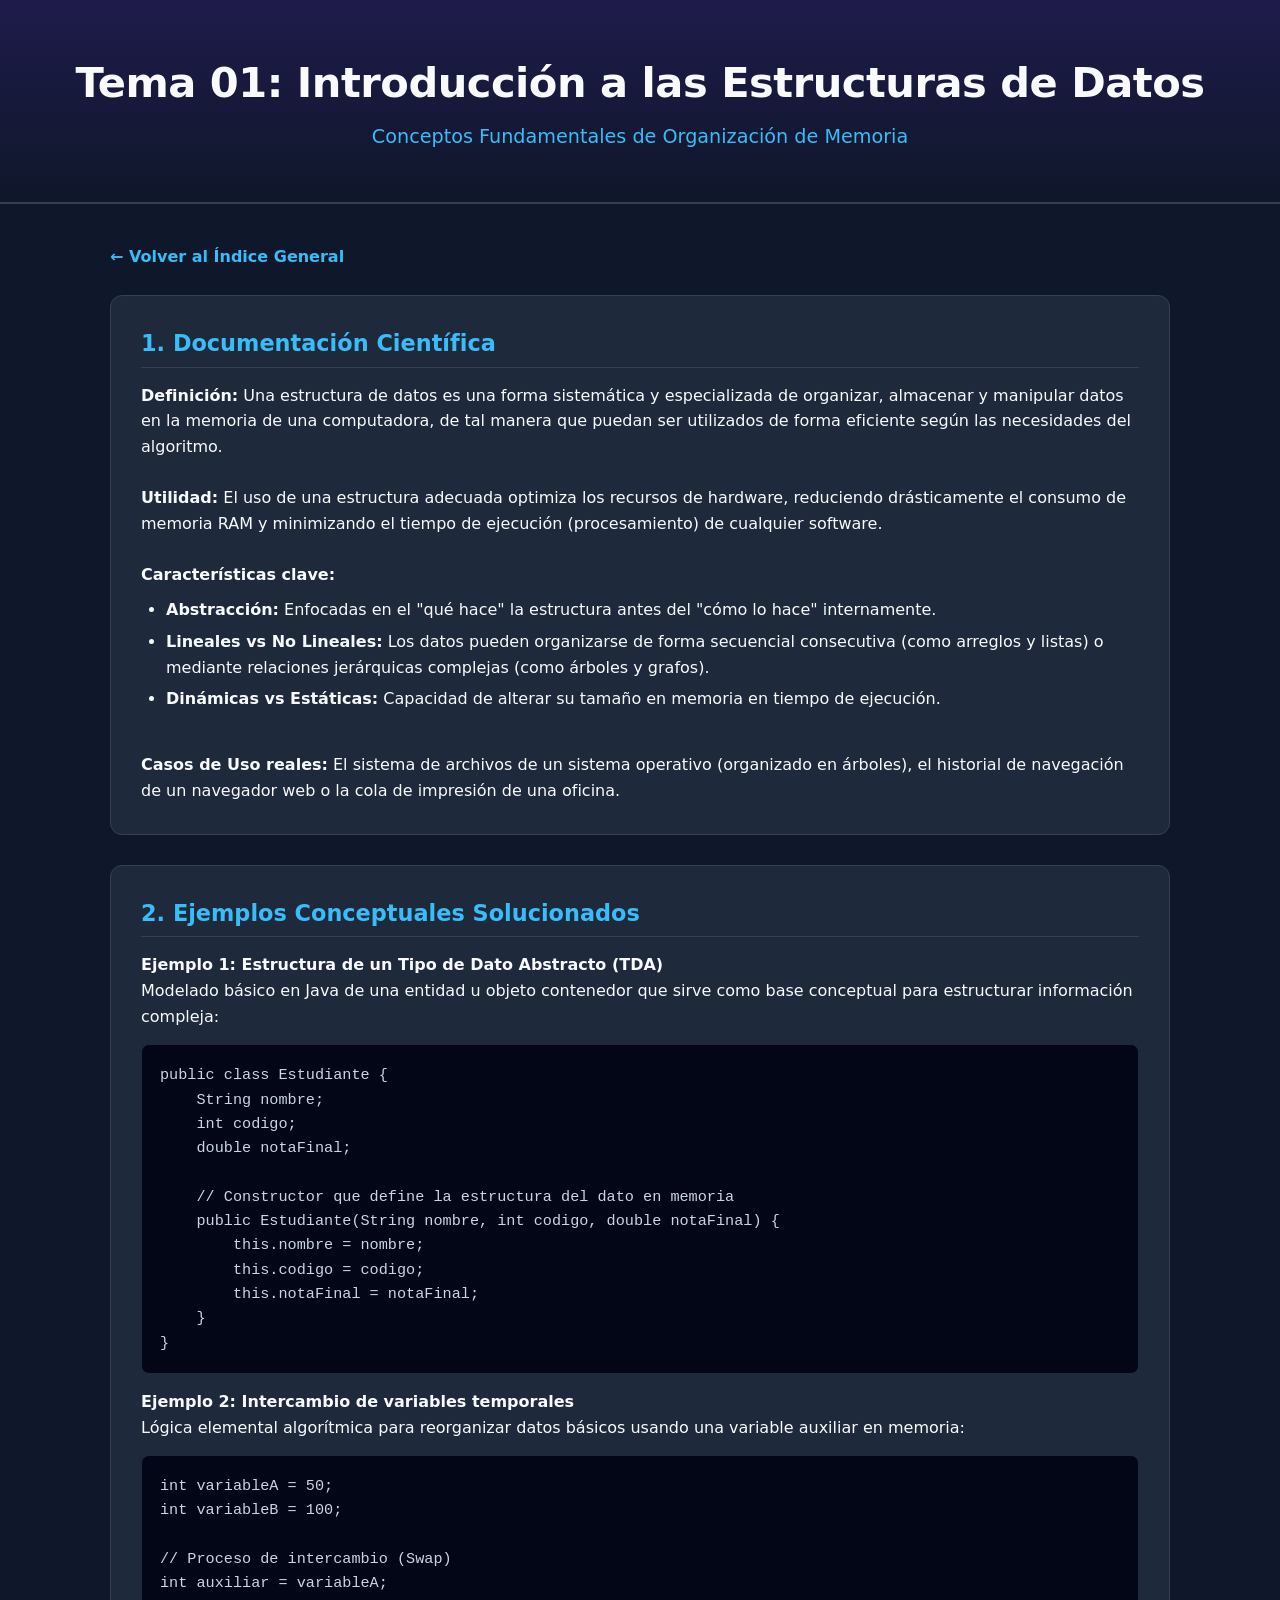
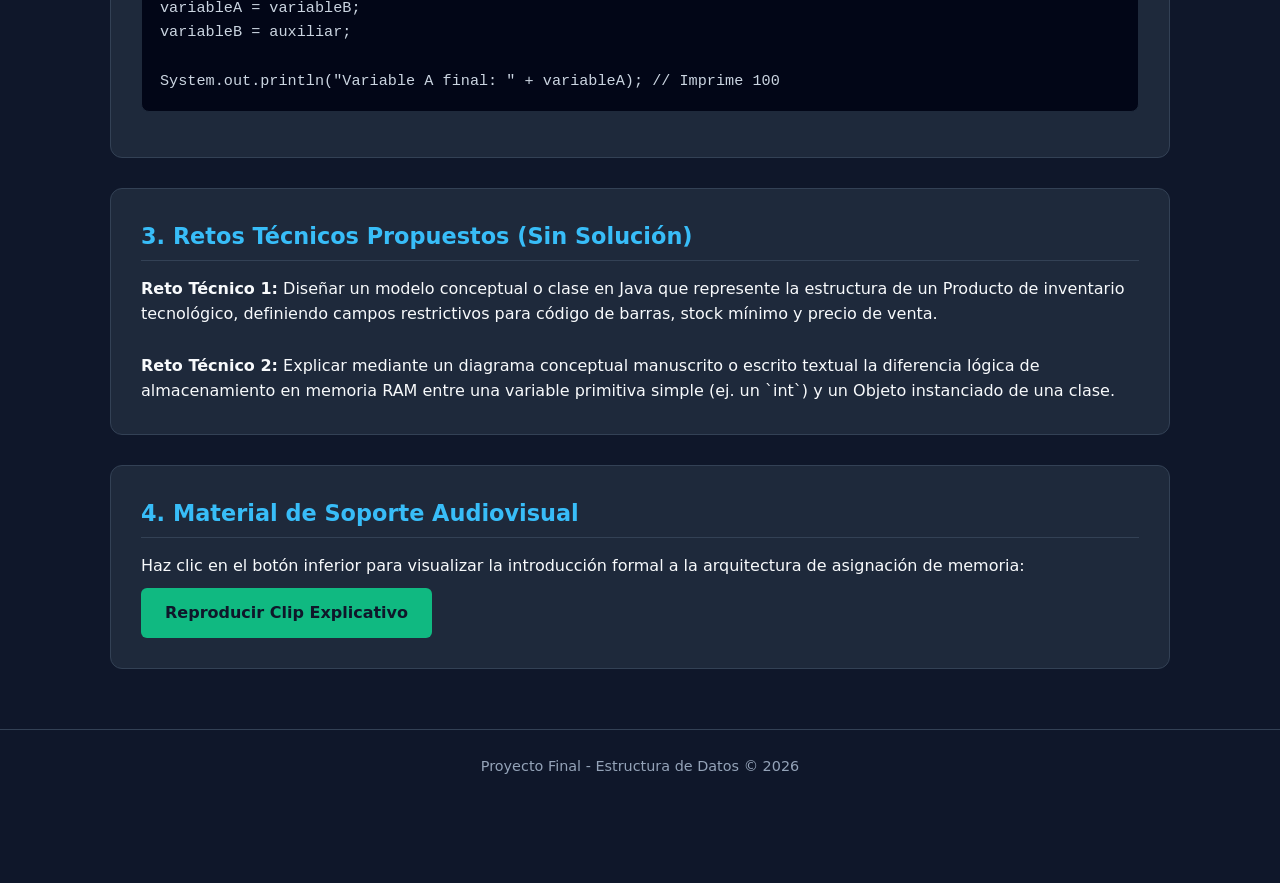
<file: temas/01-introduccion.html>
<!DOCTYPE html>
<html lang="es">
<head>
    <meta charset="UTF-8">
    <meta name="viewport" content="width=device-width, initial-scale=1.0">
    <title>Tema 01 - Introducción a las Estructuras de Datos</title>
    <link rel="stylesheet" href="../css/styles.css">
</head>
<body>

    <header>
        <h1>Tema 01: Introducción a las Estructuras de Datos</h1>
        <p class="subtitle">Conceptos Fundamentales de Organización de Memoria</p>
    </header>

    <main class="container">
        
        <a href="../index.html" class="btn-regresar">&larr; Volver al Índice General</a>

        <section class="block-tema">
            <h3>1. Documentación Científica</h3>
            <p><strong>Definición:</strong> Una estructura de datos es una forma sistemática y especializada de organizar, almacenar y manipular datos en la memoria de una computadora, de tal manera que puedan ser utilizados de forma eficiente según las necesidades del algoritmo.</p>
            <br>
            <p><strong>Utilidad:</strong> El uso de una estructura adecuada optimiza los recursos de hardware, reduciendo drásticamente el consumo de memoria RAM y minimizando el tiempo de ejecución (procesamiento) de cualquier software.</p>
            <br>
            <p><strong>Características clave:</strong></p>
            <ul>
                <li><strong>Abstracción:</strong> Enfocadas en el "qué hace" la estructura antes del "cómo lo hace" internamente.</li>
                <li><strong>Lineales vs No Lineales:</strong> Los datos pueden organizarse de forma secuencial consecutiva (como arreglos y listas) o mediante relaciones jerárquicas complejas (como árboles y grafos).</li>
                <li><strong>Dinámicas vs Estáticas:</strong> Capacidad de alterar su tamaño en memoria en tiempo de ejecución.</li>
            </ul>
            <br>
            <p><strong>Casos de Uso reales:</strong> El sistema de archivos de un sistema operativo (organizado en árboles), el historial de navegación de un navegador web o la cola de impresión de una oficina.</p>
        </section>

        <section class="block-tema">
            <h3>2. Ejemplos Conceptuales Solucionados</h3>
            
            <h4>Ejemplo 1: Estructura de un Tipo de Dato Abstracto (TDA)</h4>
            <p>Modelado básico en Java de una entidad u objeto contenedor que sirve como base conceptual para estructurar información compleja:</p>
<pre>
public class Estudiante {
    String nombre;
    int codigo;
    double notaFinal;

    // Constructor que define la estructura del dato en memoria
    public Estudiante(String nombre, int codigo, double notaFinal) {
        this.nombre = nombre;
        this.codigo = codigo;
        this.notaFinal = notaFinal;
    }
}
</pre>

            <h4>Ejemplo 2: Intercambio de variables temporales</h4>
            <p>Lógica elemental algorítmica para reorganizar datos básicos usando una variable auxiliar en memoria:</p>
<pre>
int variableA = 50;
int variableB = 100;

// Proceso de intercambio (Swap)
int auxiliar = variableA;
variableA = variableB;
variableB = auxiliar;

System.out.println("Variable A final: " + variableA); // Imprime 100
</pre>
        </section>

        <section class="block-tema">
            <h3>3. Retos Técnicos Propuestos (Sin Solución)</h3>
            <p><strong>Reto Técnico 1:</strong> Diseñar un modelo conceptual o clase en Java que represente la estructura de un Producto de inventario tecnológico, definiendo campos restrictivos para código de barras, stock mínimo y precio de venta.</p>
            <br>
            <p><strong>Reto Técnico 2:</strong> Explicar mediante un diagrama conceptual manuscrito o escrito textual la diferencia lógica de almacenamiento en memoria RAM entre una variable primitiva simple (ej. un `int`) y un Objeto instanciado de una clase.</p>
        </section>

        <section class="block-tema">
            <h3>4. Material de Soporte Audiovisual</h3>
            <p>Haz clic en el botón inferior para visualizar la introducción formal a la arquitectura de asignación de memoria:</p>
            <a href="#" target="_blank" class="video-link">Reproducir Clip Explicativo</a>
        </section>

    </main>

    <footer>
        <p>Proyecto Final - Estructura de Datos &copy; 2026</p>
    </footer>

</body>
</html>
</file>
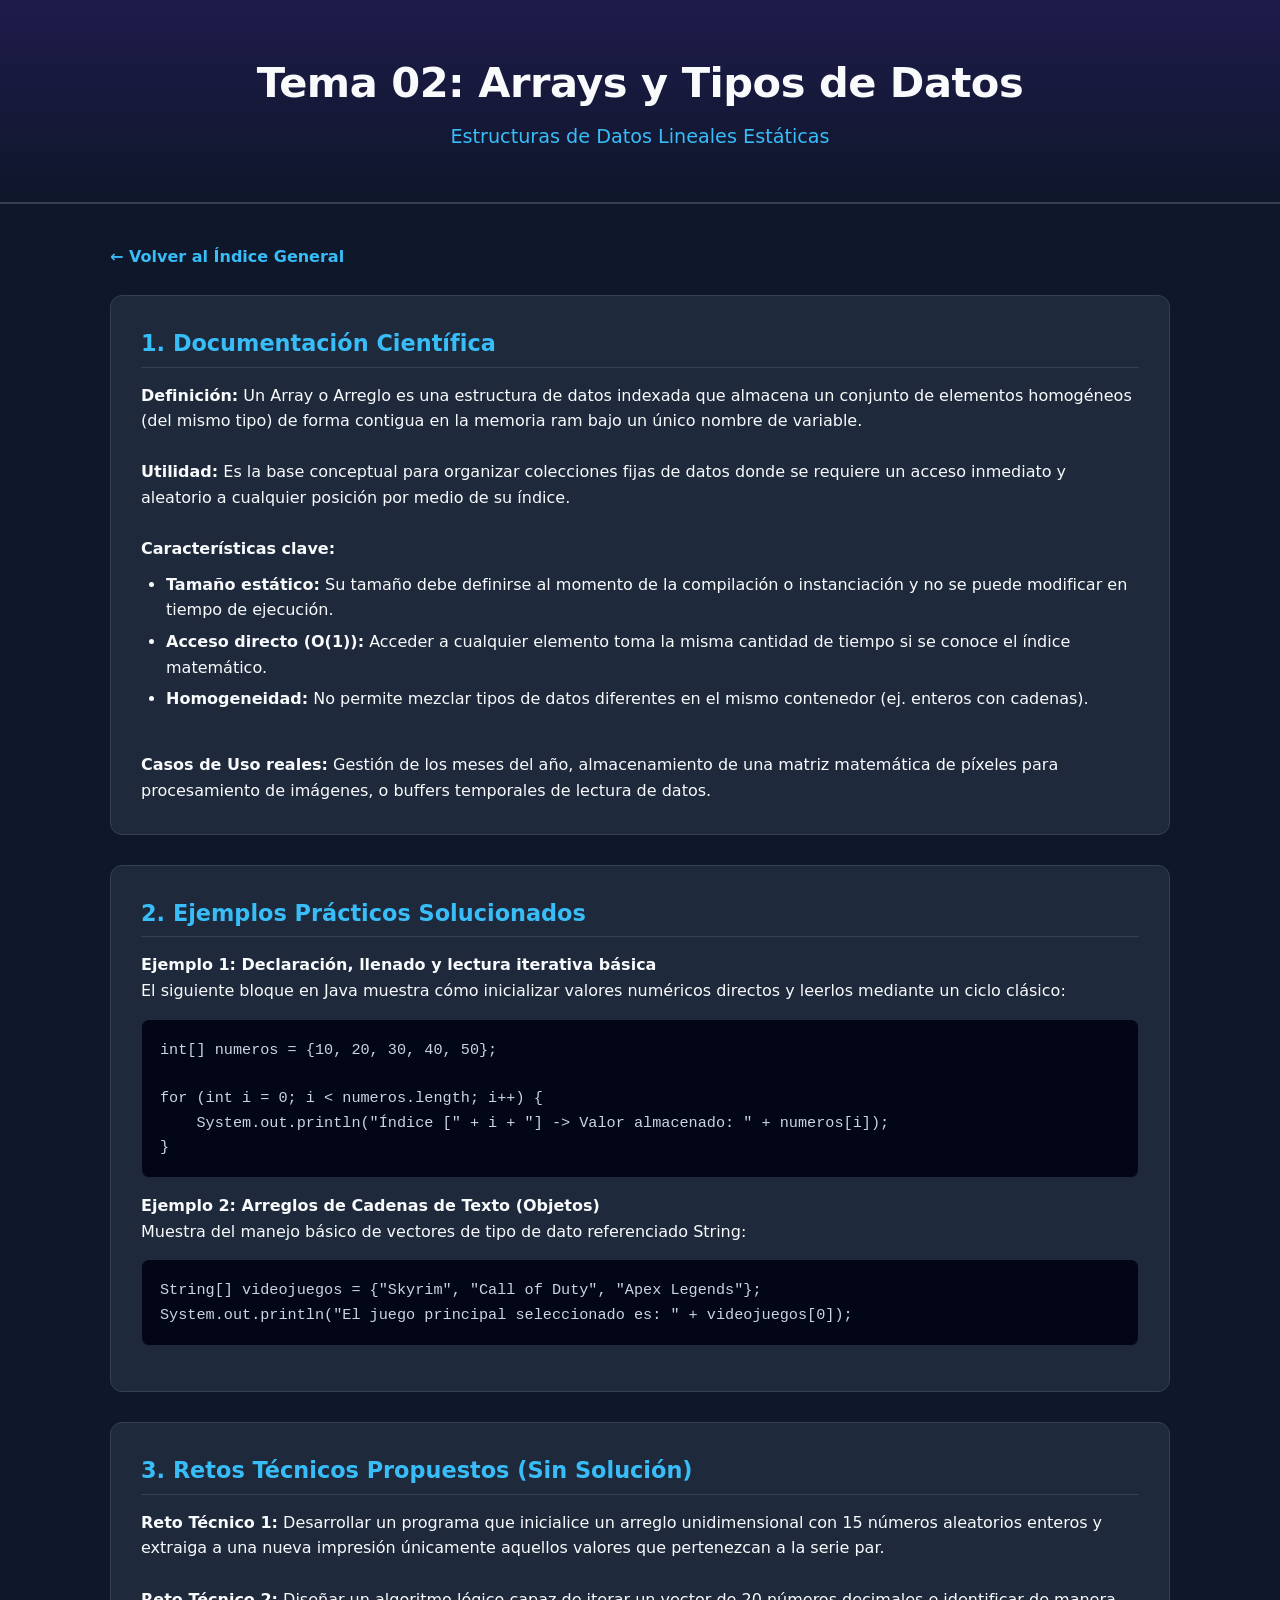
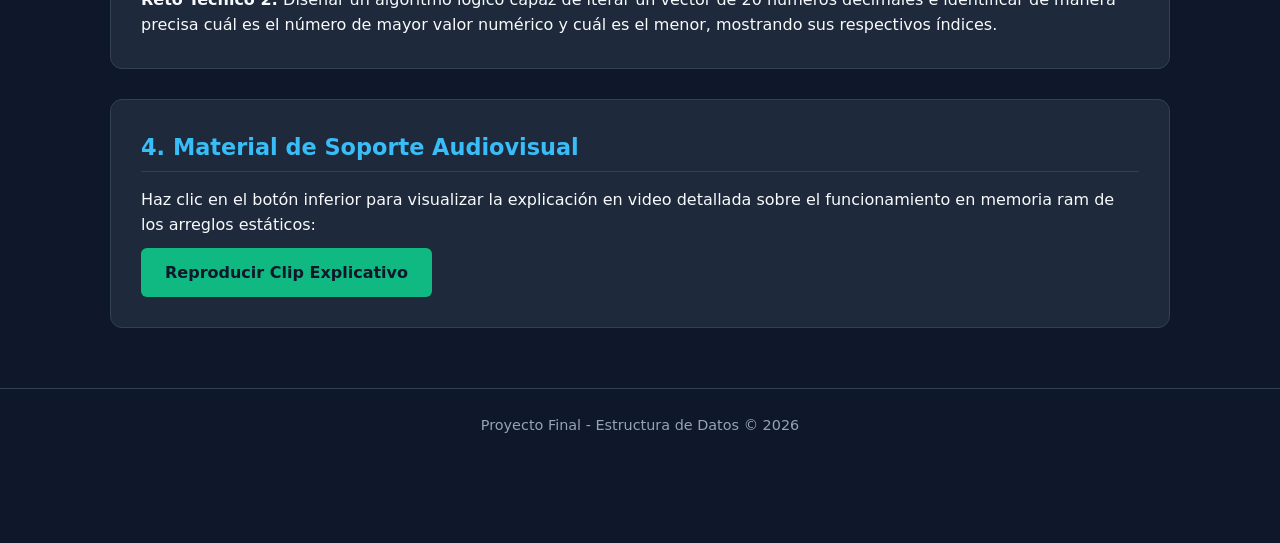
<file: temas/02-arrays.html>
<!DOCTYPE html>
<html lang="es">
<head>
    <meta charset="UTF-8">
    <meta name="viewport" content="width=device-width, initial-scale=1.0">
    <title>Tema 02 - Arrays y Tipos de Datos</title>
    <link rel="stylesheet" href="../css/styles.css">
</head>
<body>

    <header>
        <h1>Tema 02: Arrays y Tipos de Datos</h1>
        <p class="subtitle">Estructuras de Datos Lineales Estáticas</p>
    </header>

    <main class="container">
        
        <a href="../index.html" class="btn-regresar">&larr; Volver al Índice General</a>

        <section class="block-tema">
            <h3>1. Documentación Científica</h3>
            <p><strong>Definición:</strong> Un Array o Arreglo es una estructura de datos indexada que almacena un conjunto de elementos homogéneos (del mismo tipo) de forma contigua en la memoria ram bajo un único nombre de variable.</p>
            <br>
            <p><strong>Utilidad:</strong> Es la base conceptual para organizar colecciones fijas de datos donde se requiere un acceso inmediato y aleatorio a cualquier posición por medio de su índice.</p>
            <br>
            <p><strong>Características clave:</strong></p>
            <ul>
                <li><strong>Tamaño estático:</strong> Su tamaño debe definirse al momento de la compilación o instanciación y no se puede modificar en tiempo de ejecución.</li>
                <li><strong>Acceso directo (O(1)):</strong> Acceder a cualquier elemento toma la misma cantidad de tiempo si se conoce el índice matemático.</li>
                <li><strong>Homogeneidad:</strong> No permite mezclar tipos de datos diferentes en el mismo contenedor (ej. enteros con cadenas).</li>
            </ul>
            <br>
            <p><strong>Casos de Uso reales:</strong> Gestión de los meses del año, almacenamiento de una matriz matemática de píxeles para procesamiento de imágenes, o buffers temporales de lectura de datos.</p>
        </section>

        <section class="block-tema">
            <h3>2. Ejemplos Prácticos Solucionados</h3>
            
            <h4>Ejemplo 1: Declaración, llenado y lectura iterativa básica</h4>
            <p>El siguiente bloque en Java muestra cómo inicializar valores numéricos directos y leerlos mediante un ciclo clásico:</p>
<pre>
int[] numeros = {10, 20, 30, 40, 50};

for (int i = 0; i < numeros.length; i++) {
    System.out.println("Índice [" + i + "] -> Valor almacenado: " + numeros[i]);
}
</pre>

            <h4>Ejemplo 2: Arreglos de Cadenas de Texto (Objetos)</h4>
            <p>Muestra del manejo básico de vectores de tipo de dato referenciado String:</p>
<pre>
String[] videojuegos = {"Skyrim", "Call of Duty", "Apex Legends"};
System.out.println("El juego principal seleccionado es: " + videojuegos[0]);
</pre>
        </section>

        <section class="block-tema">
            <h3>3. Retos Técnicos Propuestos (Sin Solución)</h3>
            <p><strong>Reto Técnico 1:</strong> Desarrollar un programa que inicialice un arreglo unidimensional con 15 números aleatorios enteros y extraiga a una nueva impresión únicamente aquellos valores que pertenezcan a la serie par.</p>
            <br>
            <p><strong>Reto Técnico 2:</strong> Diseñar un algoritmo lógico capaz de iterar un vector de 20 números decimales e identificar de manera precisa cuál es el número de mayor valor numérico y cuál es el menor, mostrando sus respectivos índices.</p>
        </section>

        <section class="block-tema">
            <h3>4. Material de Soporte Audiovisual</h3>
            <p>Haz clic en el botón inferior para visualizar la explicación en video detallada sobre el funcionamiento en memoria ram de los arreglos estáticos:</p>
            <a href="#" target="_blank" class="video-link">Reproducir Clip Explicativo</a>
        </section>

    </main>

    <footer>
        <p>Proyecto Final - Estructura de Datos &copy; 2026</p>
    </footer>

</body>
</html>
</file>
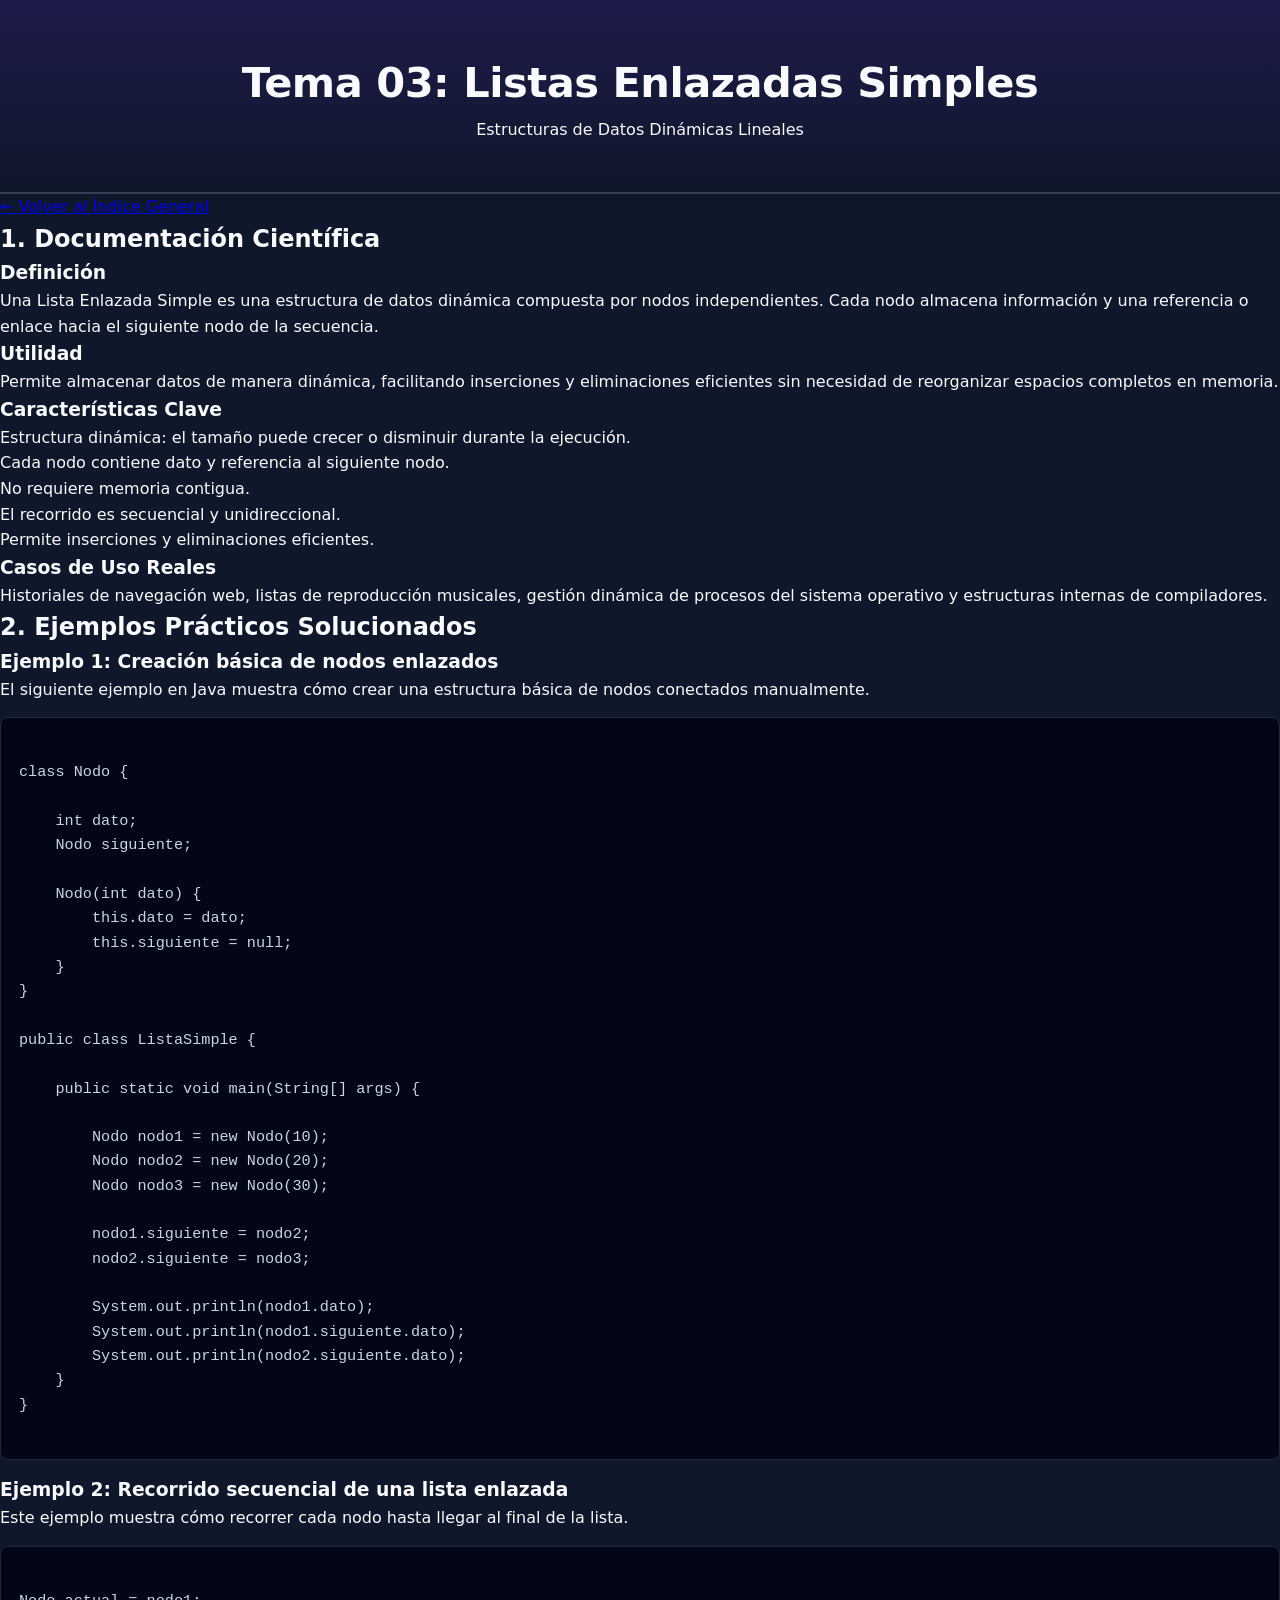
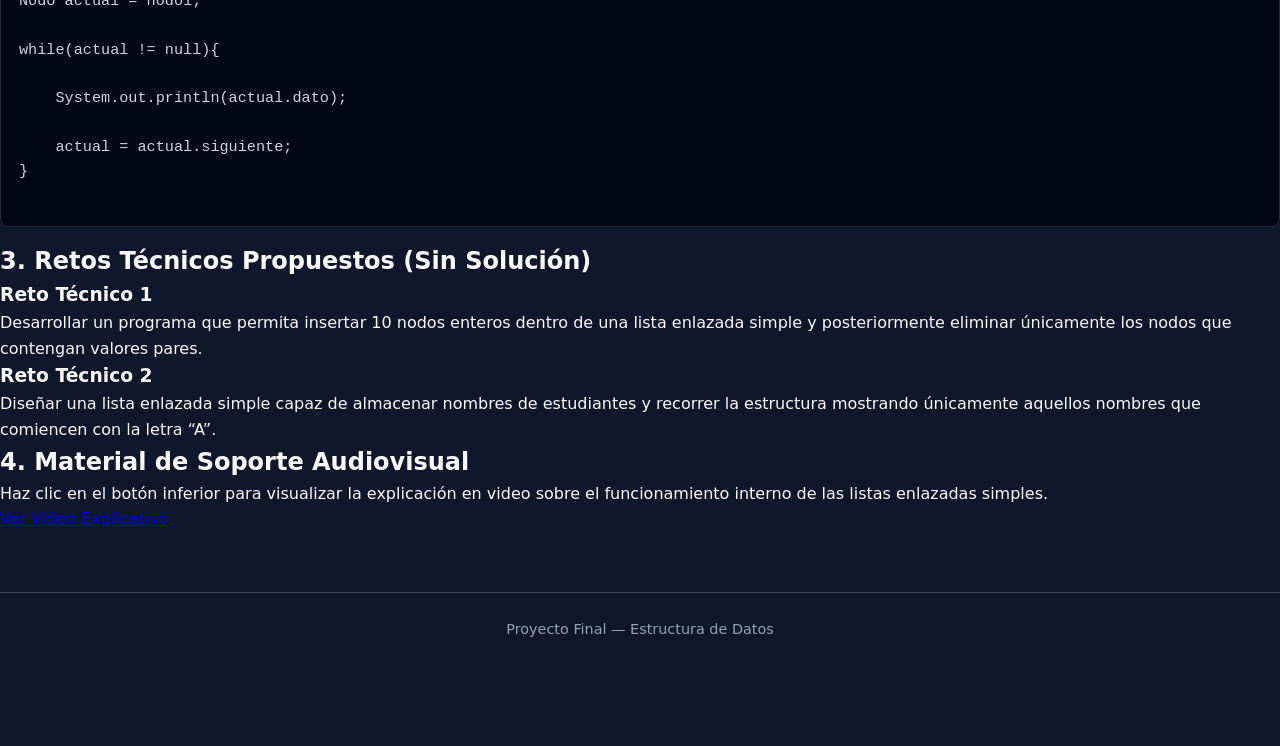
<file: temas/03-listas-simples.html>
<!DOCTYPE html>
<html lang="es">

<head>

<meta charset="UTF-8">

<meta name="viewport"
content="width=device-width, initial-scale=1.0">

<title>Listas Enlazadas Simples</title>

<link rel="stylesheet" href="../css/styles.css">

</head>

<body>

<header>

<h1>
Tema 03: Listas Enlazadas Simples
</h1>

<p>
Estructuras de Datos Dinámicas Lineales
</p>

</header>

<nav>

<a href="../index.html">
← Volver al Índice General
</a>

</nav>

<main>

<section>

<h2>
1. Documentación Científica
</h2>

<h3>Definición</h3>

<p>
Una Lista Enlazada Simple es una estructura de datos
dinámica compuesta por nodos independientes.
Cada nodo almacena información y una referencia
o enlace hacia el siguiente nodo de la secuencia.
</p>

<h3>Utilidad</h3>

<p>
Permite almacenar datos de manera dinámica,
facilitando inserciones y eliminaciones eficientes
sin necesidad de reorganizar espacios completos
en memoria.
</p>

<h3>Características Clave</h3>

<ul>

<li>
Estructura dinámica: el tamaño puede crecer o disminuir durante la ejecución.
</li>

<li>
Cada nodo contiene dato y referencia al siguiente nodo.
</li>

<li>
No requiere memoria contigua.
</li>

<li>
El recorrido es secuencial y unidireccional.
</li>

<li>
Permite inserciones y eliminaciones eficientes.
</li>

</ul>

<h3>Casos de Uso Reales</h3>

<p>
Historiales de navegación web,
listas de reproducción musicales,
gestión dinámica de procesos del sistema operativo
y estructuras internas de compiladores.
</p>

</section>

<section>

<h2>
2. Ejemplos Prácticos Solucionados
</h2>

<h3>
Ejemplo 1: Creación básica de nodos enlazados
</h3>

<p>
El siguiente ejemplo en Java muestra cómo crear
una estructura básica de nodos conectados manualmente.
</p>

<pre>

class Nodo {

    int dato;
    Nodo siguiente;

    Nodo(int dato) {
        this.dato = dato;
        this.siguiente = null;
    }
}

public class ListaSimple {

    public static void main(String[] args) {

        Nodo nodo1 = new Nodo(10);
        Nodo nodo2 = new Nodo(20);
        Nodo nodo3 = new Nodo(30);

        nodo1.siguiente = nodo2;
        nodo2.siguiente = nodo3;

        System.out.println(nodo1.dato);
        System.out.println(nodo1.siguiente.dato);
        System.out.println(nodo2.siguiente.dato);
    }
}

</pre>

<h3>
Ejemplo 2: Recorrido secuencial de una lista enlazada
</h3>

<p>
Este ejemplo muestra cómo recorrer cada nodo
hasta llegar al final de la lista.
</p>

<pre>

Nodo actual = nodo1;

while(actual != null){

    System.out.println(actual.dato);

    actual = actual.siguiente;
}

</pre>

</section>

<section>

<h2>
3. Retos Técnicos Propuestos (Sin Solución)
</h2>

<h3>
Reto Técnico 1
</h3>

<p>
Desarrollar un programa que permita insertar
10 nodos enteros dentro de una lista enlazada simple
y posteriormente eliminar únicamente los nodos
que contengan valores pares.
</p>

<h3>
Reto Técnico 2
</h3>

<p>
Diseñar una lista enlazada simple capaz de almacenar
nombres de estudiantes y recorrer la estructura
mostrando únicamente aquellos nombres
que comiencen con la letra “A”.
</p>

</section>

<section>

<h2>
4. Material de Soporte Audiovisual
</h2>

<p>
Haz clic en el botón inferior para visualizar
la explicación en video sobre el funcionamiento
interno de las listas enlazadas simples.
</p>

<a href="#">
Ver Video Explicativo
</a>

</section>

</main>

<footer>

<p>
Proyecto Final — Estructura de Datos
</p>

</footer>

</body>
</html>
</file>
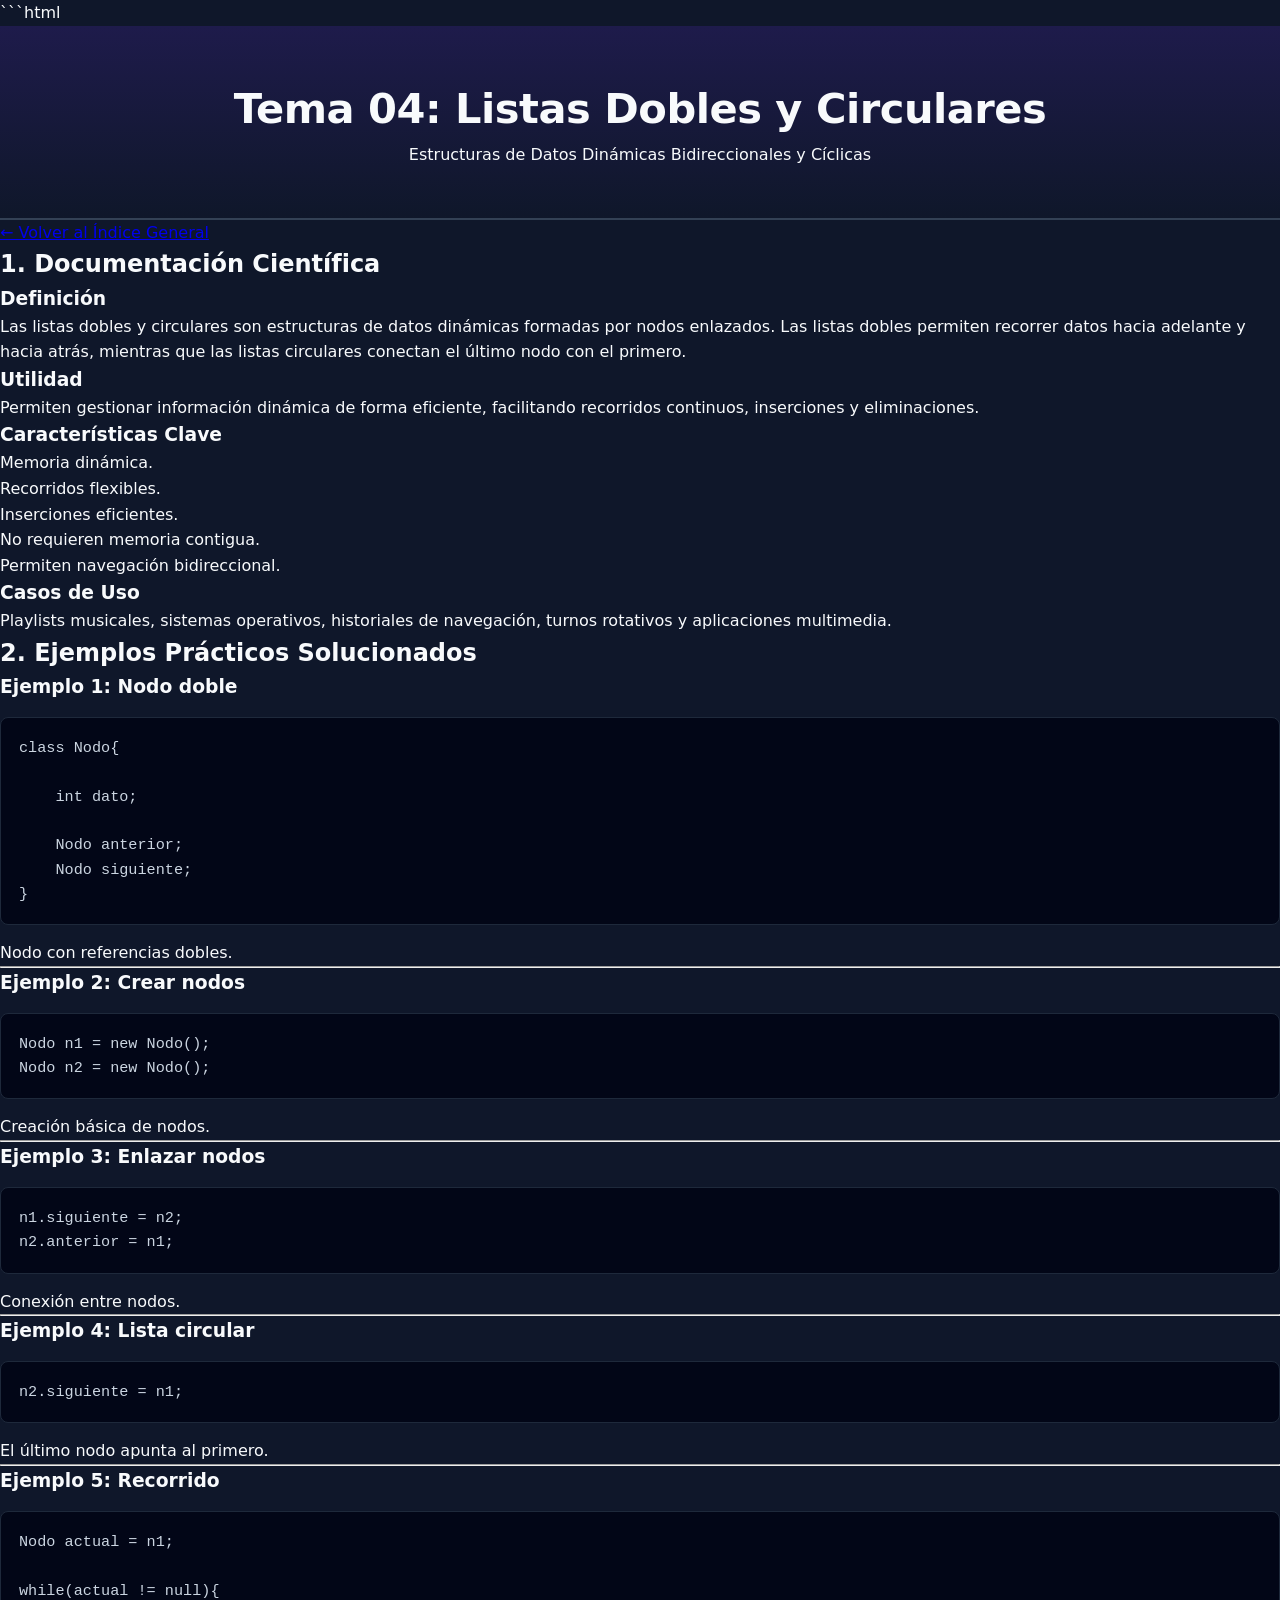
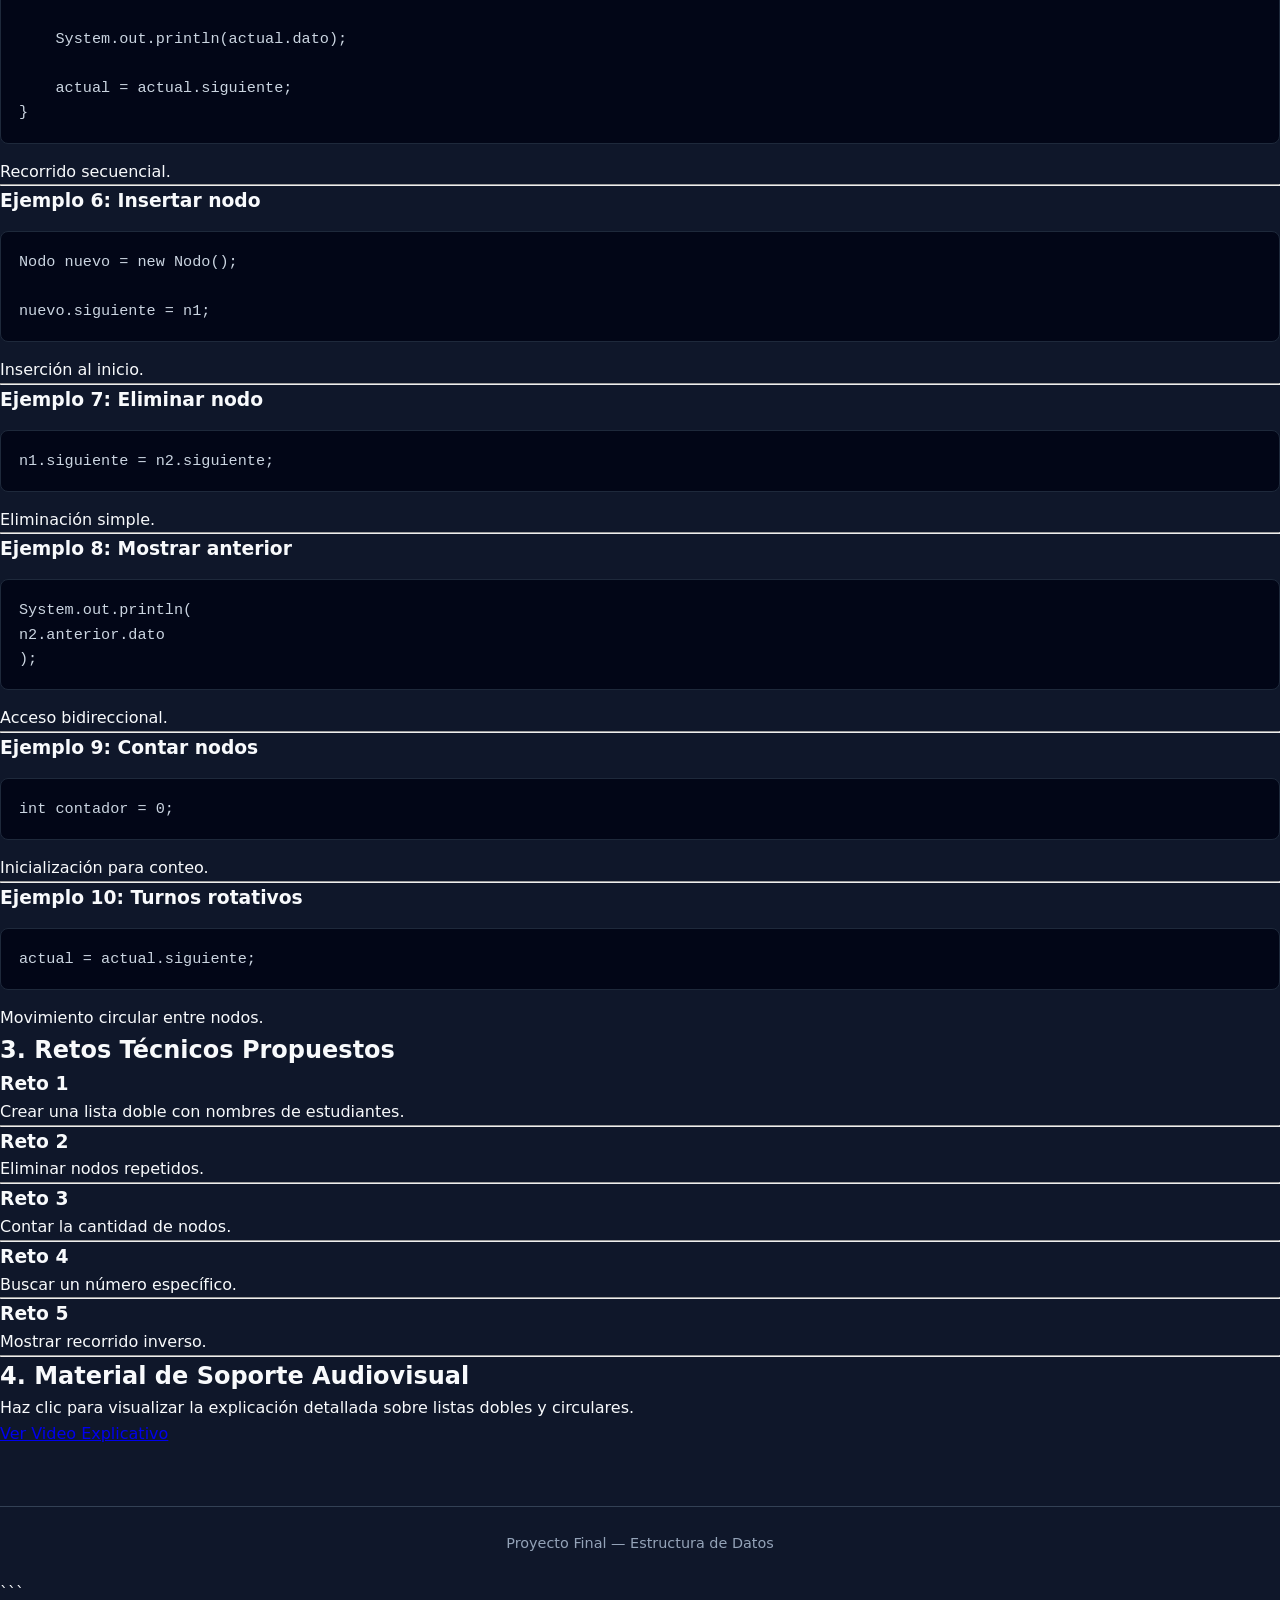
<file: temas/04-listas-dobles-circulares.html>
```html
<!DOCTYPE html>
<html lang="es">

<head>

<meta charset="UTF-8">

<meta name="viewport"
content="width=device-width, initial-scale=1.0">

<title>Listas Dobles y Circulares</title>

<link rel="stylesheet" href="../css/styles.css">

</head>

<body>

<header>

<h1>
Tema 04: Listas Dobles y Circulares
</h1>

<p>
Estructuras de Datos Dinámicas Bidireccionales y Cíclicas
</p>

</header>

<nav>

<a href="../index.html">
← Volver al Índice General
</a>

</nav>

<main>

<section>

<h2>
1. Documentación Científica
</h2>

<h3>Definición</h3>

<p>
Las listas dobles y circulares son estructuras
de datos dinámicas formadas por nodos enlazados.
Las listas dobles permiten recorrer datos
hacia adelante y hacia atrás,
mientras que las listas circulares
conectan el último nodo con el primero.
</p>

<h3>Utilidad</h3>

<p>
Permiten gestionar información dinámica
de forma eficiente,
facilitando recorridos continuos,
inserciones y eliminaciones.
</p>

<h3>Características Clave</h3>

<ul>

<li>Memoria dinámica.</li>

<li>Recorridos flexibles.</li>

<li>Inserciones eficientes.</li>

<li>No requieren memoria contigua.</li>

<li>Permiten navegación bidireccional.</li>

</ul>

<h3>Casos de Uso</h3>

<p>
Playlists musicales,
sistemas operativos,
historiales de navegación,
turnos rotativos
y aplicaciones multimedia.
</p>

</section>

<section>

<h2>
2. Ejemplos Prácticos Solucionados
</h2>

<h3>Ejemplo 1: Nodo doble</h3>

<pre>
class Nodo{

    int dato;

    Nodo anterior;
    Nodo siguiente;
}
</pre>

<p>
Nodo con referencias dobles.
</p>

<hr>

<h3>Ejemplo 2: Crear nodos</h3>

<pre>
Nodo n1 = new Nodo();
Nodo n2 = new Nodo();
</pre>

<p>
Creación básica de nodos.
</p>

<hr>

<h3>Ejemplo 3: Enlazar nodos</h3>

<pre>
n1.siguiente = n2;
n2.anterior = n1;
</pre>

<p>
Conexión entre nodos.
</p>

<hr>

<h3>Ejemplo 4: Lista circular</h3>

<pre>
n2.siguiente = n1;
</pre>

<p>
El último nodo apunta al primero.
</p>

<hr>

<h3>Ejemplo 5: Recorrido</h3>

<pre>
Nodo actual = n1;

while(actual != null){

    System.out.println(actual.dato);

    actual = actual.siguiente;
}
</pre>

<p>
Recorrido secuencial.
</p>

<hr>

<h3>Ejemplo 6: Insertar nodo</h3>

<pre>
Nodo nuevo = new Nodo();

nuevo.siguiente = n1;
</pre>

<p>
Inserción al inicio.
</p>

<hr>

<h3>Ejemplo 7: Eliminar nodo</h3>

<pre>
n1.siguiente = n2.siguiente;
</pre>

<p>
Eliminación simple.
</p>

<hr>

<h3>Ejemplo 8: Mostrar anterior</h3>

<pre>
System.out.println(
n2.anterior.dato
);
</pre>

<p>
Acceso bidireccional.
</p>

<hr>

<h3>Ejemplo 9: Contar nodos</h3>

<pre>
int contador = 0;
</pre>

<p>
Inicialización para conteo.
</p>

<hr>

<h3>Ejemplo 10: Turnos rotativos</h3>

<pre>
actual = actual.siguiente;
</pre>

<p>
Movimiento circular entre nodos.
</p>

</section>

<section>

<h2>
3. Retos Técnicos Propuestos
</h2>

<h3>Reto 1</h3>

<p>
Crear una lista doble
con nombres de estudiantes.
</p>

<hr>

<h3>Reto 2</h3>

<p>
Eliminar nodos repetidos.
</p>

<hr>

<h3>Reto 3</h3>

<p>
Contar la cantidad de nodos.
</p>

<hr>

<h3>Reto 4</h3>

<p>
Buscar un número específico.
</p>

<hr>

<h3>Reto 5</h3>

<p>
Mostrar recorrido inverso.
</p>

<hr>

</section>

<section>

<h2>
4. Material de Soporte Audiovisual
</h2>

<p>
Haz clic para visualizar
la explicación detallada
sobre listas dobles y circulares.
</p>

<a href="#">
Ver Video Explicativo
</a>

</section>

</main>

<footer>

<p>
Proyecto Final — Estructura de Datos
</p>

</footer>

</body>
</html>
```
</file>
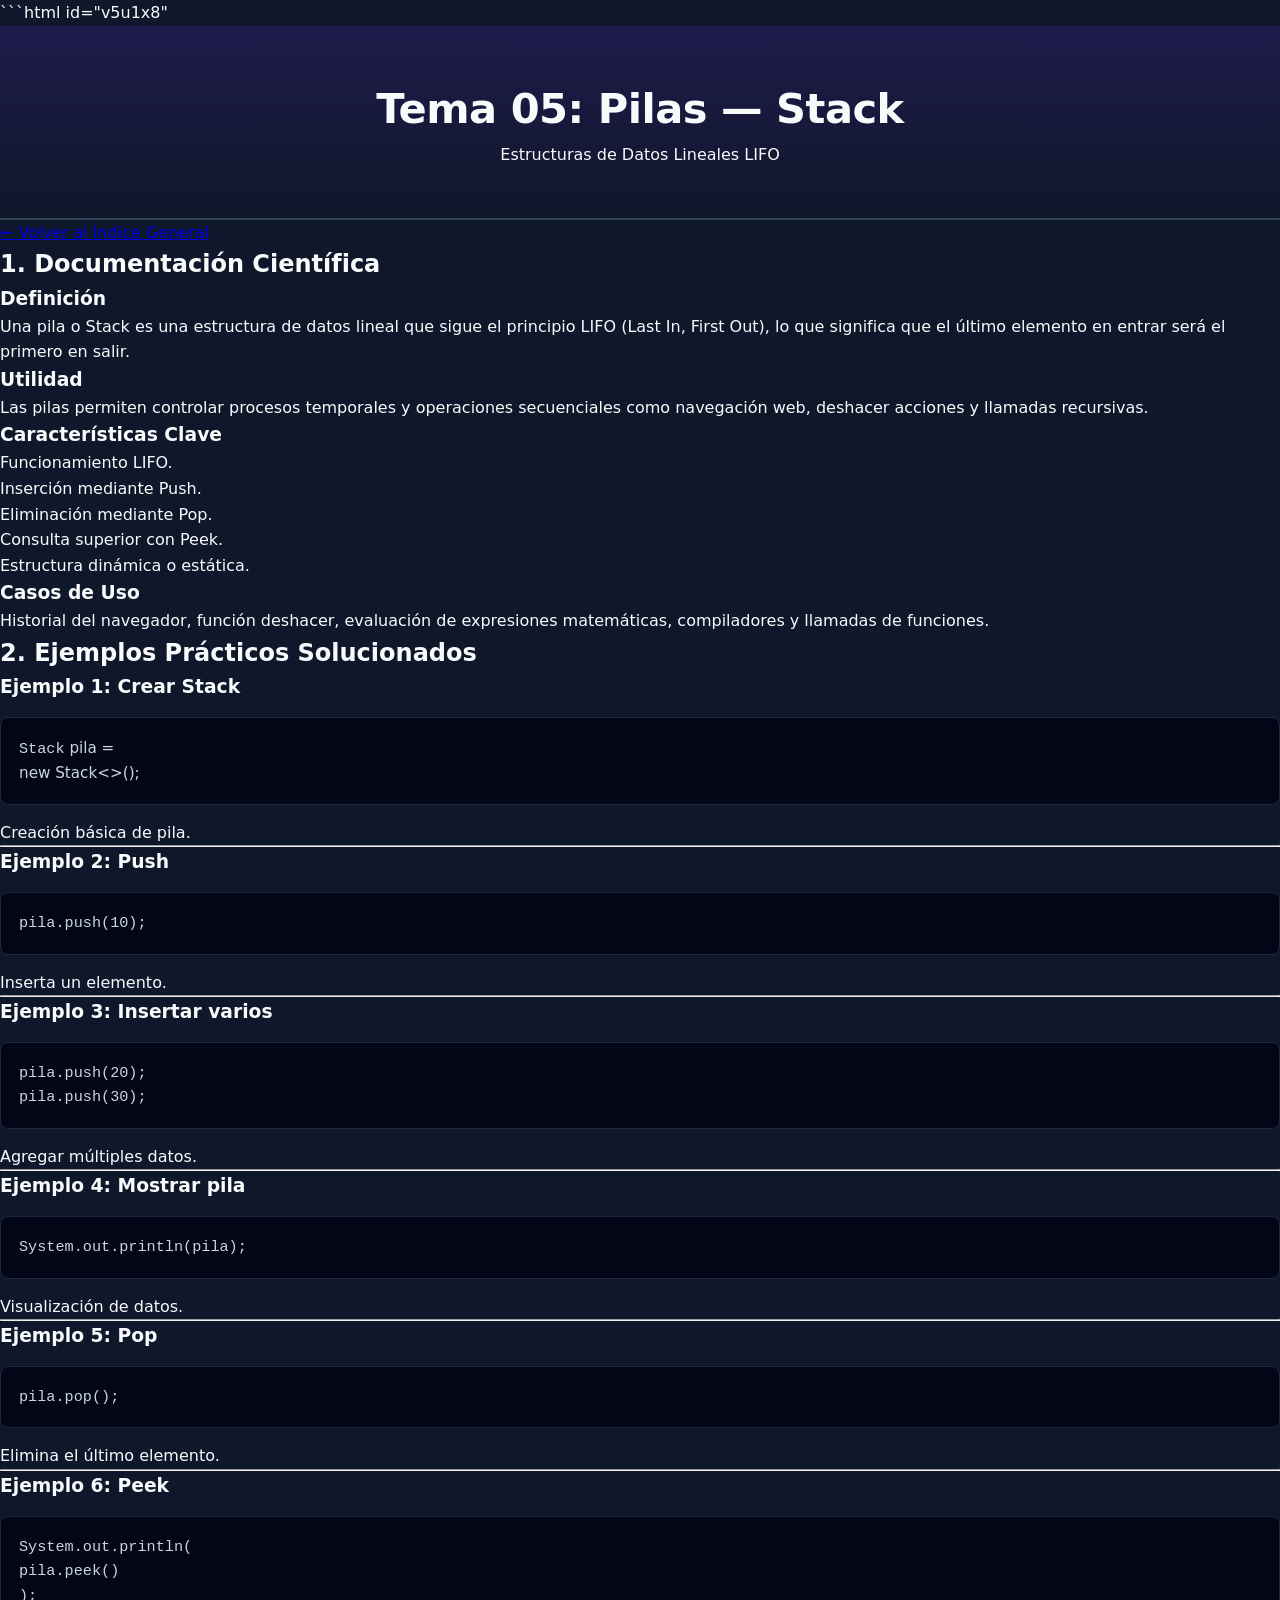
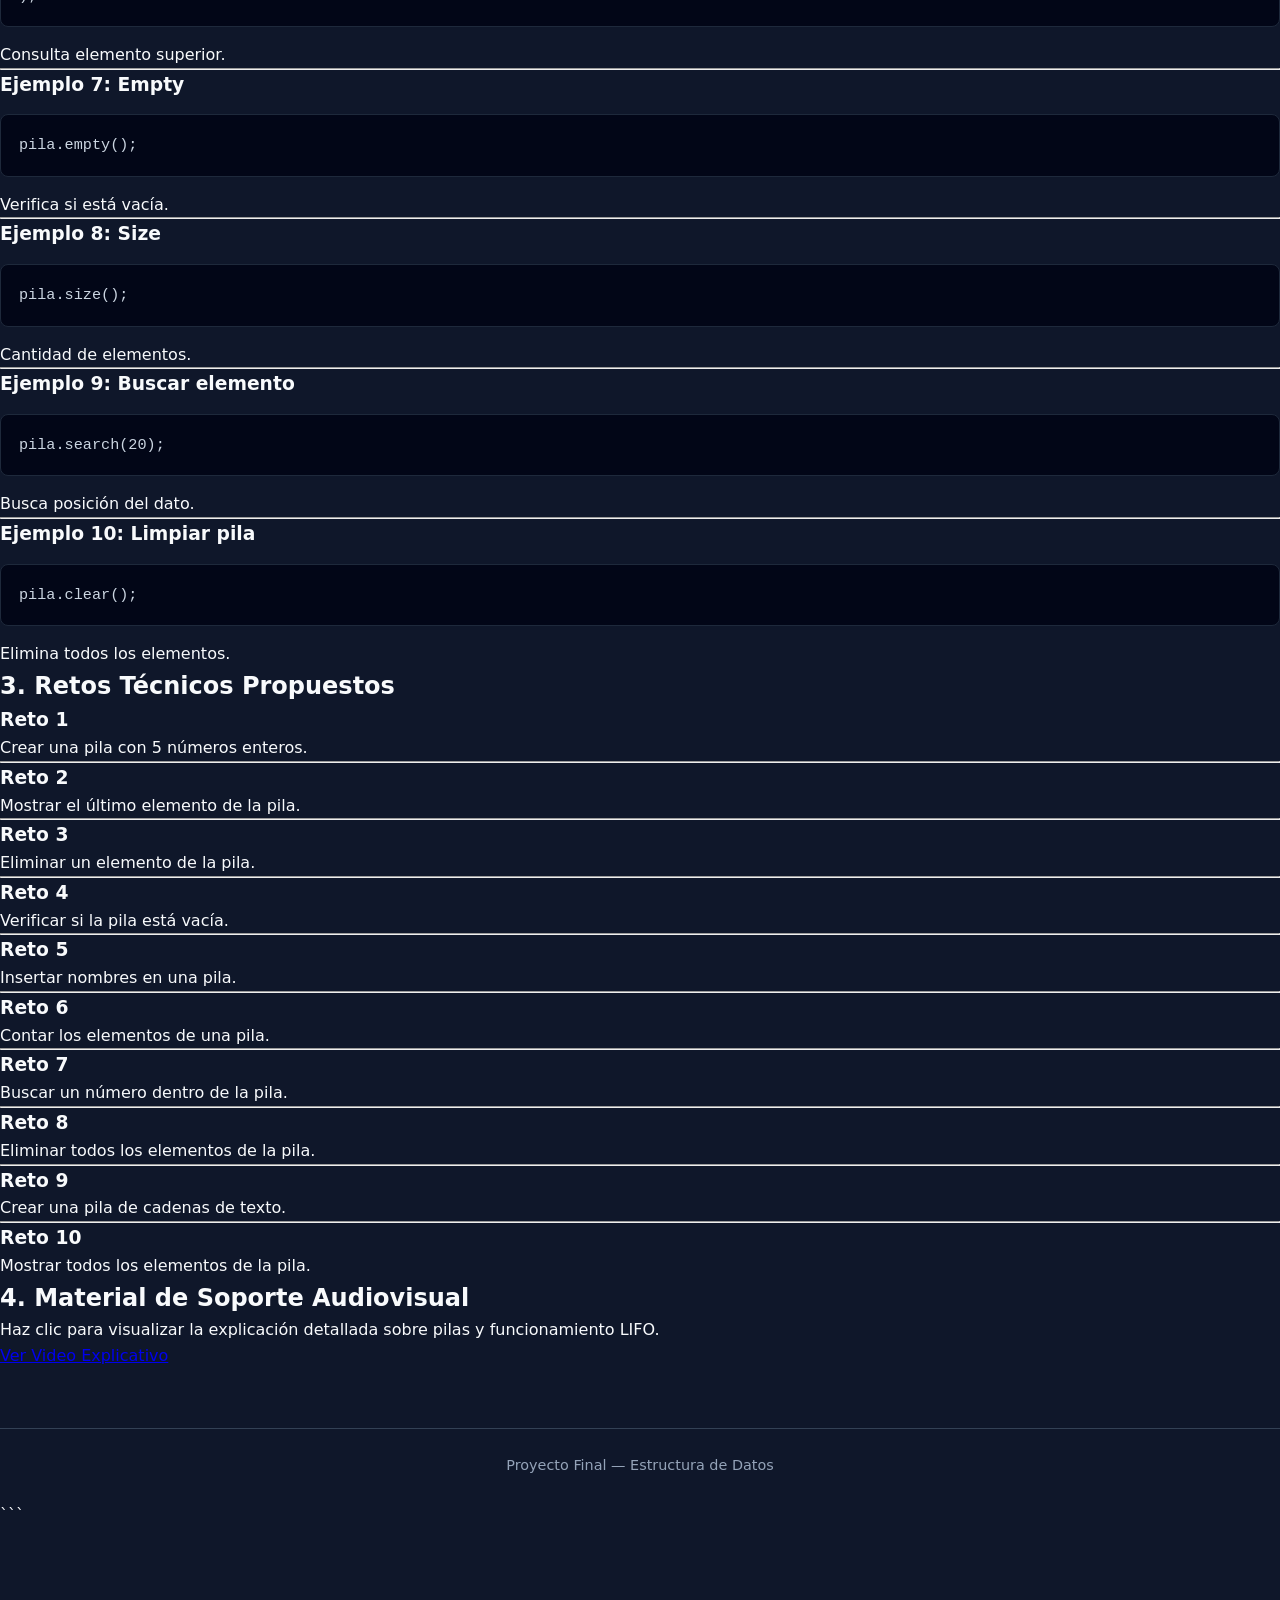
<file: temas/05-pilas.html>
```html id="v5u1x8"
<!DOCTYPE html>
<html lang="es">

<head>

<meta charset="UTF-8">

<meta name="viewport"
content="width=device-width, initial-scale=1.0">

<title>Pilas - Stack</title>

<link rel="stylesheet" href="../css/styles.css">

</head>

<body>

<header>

<h1>
Tema 05: Pilas — Stack
</h1>

<p>
Estructuras de Datos Lineales LIFO
</p>

</header>

<nav>

<a href="../index.html">
← Volver al Índice General
</a>

</nav>

<main>

<section>

<h2>
1. Documentación Científica
</h2>

<h3>Definición</h3>

<p>
Una pila o Stack es una estructura
de datos lineal que sigue el principio
LIFO (Last In, First Out),
lo que significa que el último elemento
en entrar será el primero en salir.
</p>

<h3>Utilidad</h3>

<p>
Las pilas permiten controlar procesos
temporales y operaciones secuenciales
como navegación web,
deshacer acciones
y llamadas recursivas.
</p>

<h3>Características Clave</h3>

<ul>

<li>Funcionamiento LIFO.</li>

<li>Inserción mediante Push.</li>

<li>Eliminación mediante Pop.</li>

<li>Consulta superior con Peek.</li>

<li>Estructura dinámica o estática.</li>

</ul>

<h3>Casos de Uso</h3>

<p>
Historial del navegador,
función deshacer,
evaluación de expresiones matemáticas,
compiladores
y llamadas de funciones.
</p>

</section>

<section>

<h2>
2. Ejemplos Prácticos Solucionados
</h2>

<h3>Ejemplo 1: Crear Stack</h3>

<pre>
Stack<Integer> pila =
new Stack<>();
</pre>

<p>
Creación básica de pila.
</p>

<hr>

<h3>Ejemplo 2: Push</h3>

<pre>
pila.push(10);
</pre>

<p>
Inserta un elemento.
</p>

<hr>

<h3>Ejemplo 3: Insertar varios</h3>

<pre>
pila.push(20);
pila.push(30);
</pre>

<p>
Agregar múltiples datos.
</p>

<hr>

<h3>Ejemplo 4: Mostrar pila</h3>

<pre>
System.out.println(pila);
</pre>

<p>
Visualización de datos.
</p>

<hr>

<h3>Ejemplo 5: Pop</h3>

<pre>
pila.pop();
</pre>

<p>
Elimina el último elemento.
</p>

<hr>

<h3>Ejemplo 6: Peek</h3>

<pre>
System.out.println(
pila.peek()
);
</pre>

<p>
Consulta elemento superior.
</p>

<hr>

<h3>Ejemplo 7: Empty</h3>

<pre>
pila.empty();
</pre>

<p>
Verifica si está vacía.
</p>

<hr>

<h3>Ejemplo 8: Size</h3>

<pre>
pila.size();
</pre>

<p>
Cantidad de elementos.
</p>

<hr>

<h3>Ejemplo 9: Buscar elemento</h3>

<pre>
pila.search(20);
</pre>

<p>
Busca posición del dato.
</p>

<hr>

<h3>Ejemplo 10: Limpiar pila</h3>

<pre>
pila.clear();
</pre>

<p>
Elimina todos los elementos.
</p>

</section>

<section>

<h2>
3. Retos Técnicos Propuestos
</h2>

<h3>Reto 1</h3>

<p>
Crear una pila
con 5 números enteros.
</p>

<hr>

<h3>Reto 2</h3>

<p>
Mostrar el último elemento
de la pila.
</p>

<hr>

<h3>Reto 3</h3>

<p>
Eliminar un elemento
de la pila.
</p>

<hr>

<h3>Reto 4</h3>

<p>
Verificar si la pila
está vacía.
</p>

<hr>

<h3>Reto 5</h3>

<p>
Insertar nombres
en una pila.
</p>

<hr>

<h3>Reto 6</h3>

<p>
Contar los elementos
de una pila.
</p>

<hr>

<h3>Reto 7</h3>

<p>
Buscar un número
dentro de la pila.
</p>

<hr>

<h3>Reto 8</h3>

<p>
Eliminar todos los elementos
de la pila.
</p>

<hr>

<h3>Reto 9</h3>

<p>
Crear una pila
de cadenas de texto.
</p>

<hr>

<h3>Reto 10</h3>

<p>
Mostrar todos los elementos
de la pila.
</p>

</section>

<section>

<h2>
4. Material de Soporte Audiovisual
</h2>

<p>
Haz clic para visualizar
la explicación detallada
sobre pilas y funcionamiento LIFO.
</p>

<a href="#">
Ver Video Explicativo
</a>

</section>

</main>

<footer>

<p>
Proyecto Final — Estructura de Datos
</p>

</footer>

</body>
</html>
```
</file>
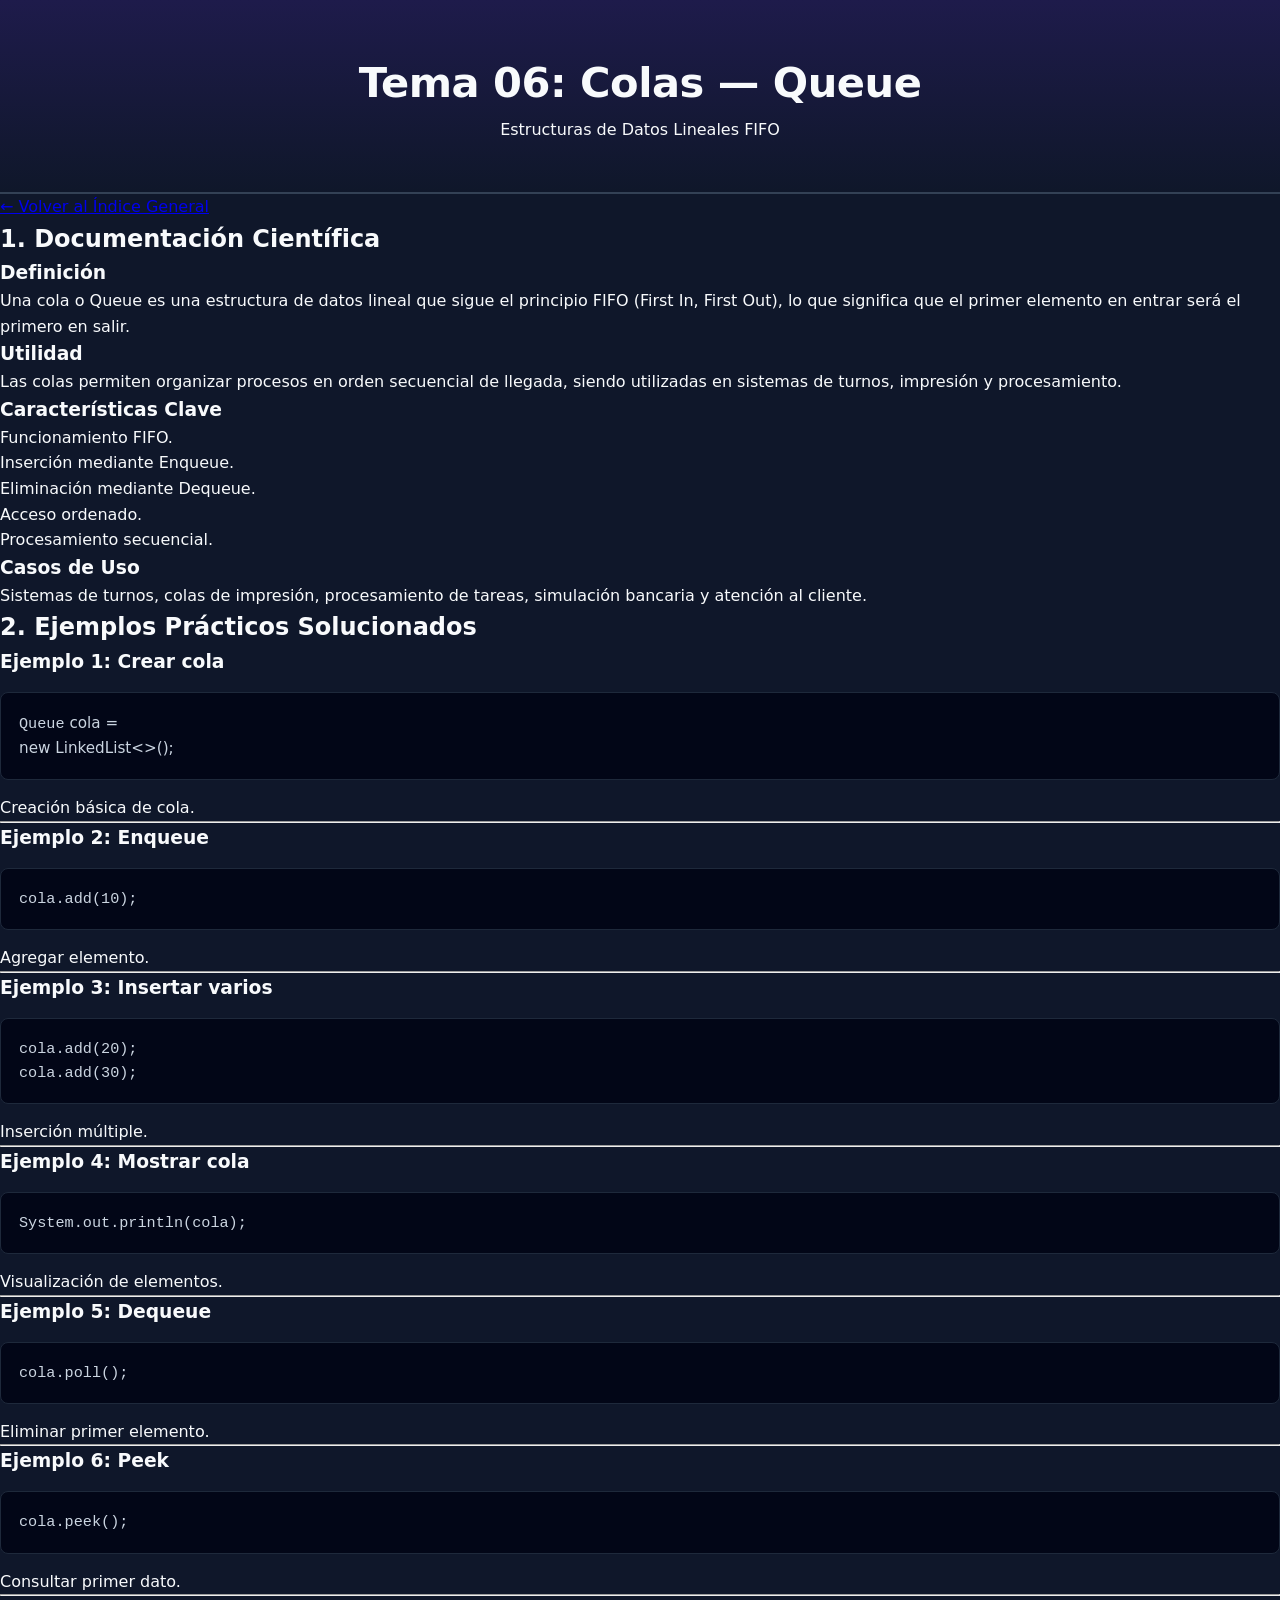
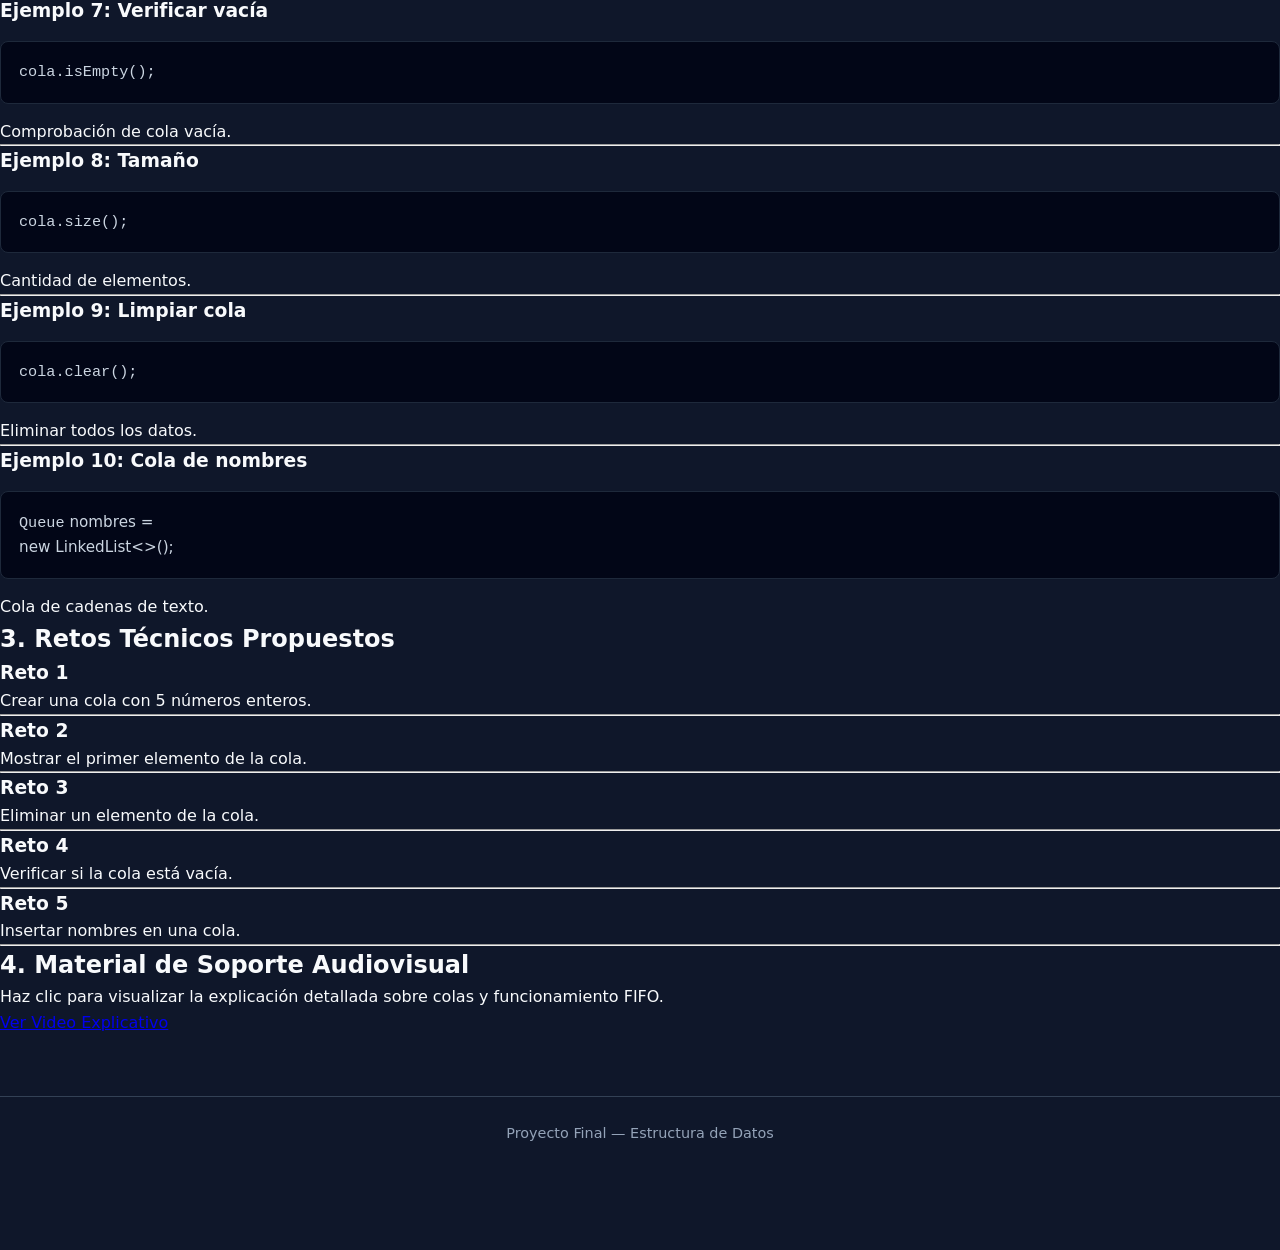
<file: temas/06-colas.html>
<!DOCTYPE html>
<html lang="es">

<head>

<meta charset="UTF-8">

<meta name="viewport"
content="width=device-width, initial-scale=1.0">

<title>Colas - Queue</title>

<link rel="stylesheet" href="../css/styles.css">

</head>

<body>

<header>

<h1>
Tema 06: Colas — Queue
</h1>

<p>
Estructuras de Datos Lineales FIFO
</p>

</header>

<nav>

<a href="../index.html">
← Volver al Índice General
</a>

</nav>

<main>

<section>

<h2>
1. Documentación Científica
</h2>

<h3>Definición</h3>

<p>
Una cola o Queue es una estructura
de datos lineal que sigue el principio
FIFO (First In, First Out),
lo que significa que el primer elemento
en entrar será el primero en salir.
</p>

<h3>Utilidad</h3>

<p>
Las colas permiten organizar procesos
en orden secuencial de llegada,
siendo utilizadas en sistemas
de turnos, impresión y procesamiento.
</p>

<h3>Características Clave</h3>

<ul>

<li>Funcionamiento FIFO.</li>

<li>Inserción mediante Enqueue.</li>

<li>Eliminación mediante Dequeue.</li>

<li>Acceso ordenado.</li>

<li>Procesamiento secuencial.</li>

</ul>

<h3>Casos de Uso</h3>

<p>
Sistemas de turnos,
colas de impresión,
procesamiento de tareas,
simulación bancaria
y atención al cliente.
</p>

</section>

<section>

<h2>
2. Ejemplos Prácticos Solucionados
</h2>

<h3>Ejemplo 1: Crear cola</h3>

<pre>
Queue<Integer> cola =
new LinkedList<>();
</pre>

<p>
Creación básica de cola.
</p>

<hr>

<h3>Ejemplo 2: Enqueue</h3>

<pre>
cola.add(10);
</pre>

<p>
Agregar elemento.
</p>

<hr>

<h3>Ejemplo 3: Insertar varios</h3>

<pre>
cola.add(20);
cola.add(30);
</pre>

<p>
Inserción múltiple.
</p>

<hr>

<h3>Ejemplo 4: Mostrar cola</h3>

<pre>
System.out.println(cola);
</pre>

<p>
Visualización de elementos.
</p>

<hr>

<h3>Ejemplo 5: Dequeue</h3>

<pre>
cola.poll();
</pre>

<p>
Eliminar primer elemento.
</p>

<hr>

<h3>Ejemplo 6: Peek</h3>

<pre>
cola.peek();
</pre>

<p>
Consultar primer dato.
</p>

<hr>

<h3>Ejemplo 7: Verificar vacía</h3>

<pre>
cola.isEmpty();
</pre>

<p>
Comprobación de cola vacía.
</p>

<hr>

<h3>Ejemplo 8: Tamaño</h3>

<pre>
cola.size();
</pre>

<p>
Cantidad de elementos.
</p>

<hr>

<h3>Ejemplo 9: Limpiar cola</h3>

<pre>
cola.clear();
</pre>

<p>
Eliminar todos los datos.
</p>

<hr>

<h3>Ejemplo 10: Cola de nombres</h3>

<pre>
Queue<String> nombres =
new LinkedList<>();
</pre>

<p>
Cola de cadenas de texto.
</p>

</section>

<section>

<h2>
3. Retos Técnicos Propuestos
</h2>

<h3>Reto 1</h3>

<p>
Crear una cola
con 5 números enteros.
</p>

<hr>

<h3>Reto 2</h3>

<p>
Mostrar el primer elemento
de la cola.
</p>

<hr>

<h3>Reto 3</h3>

<p>
Eliminar un elemento
de la cola.
</p>

<hr>

<h3>Reto 4</h3>

<p>
Verificar si la cola
está vacía.
</p>

<hr>

<h3>Reto 5</h3>

<p>
Insertar nombres
en una cola.
</p>

<hr>

</section>

<section>

<h2>
4. Material de Soporte Audiovisual
</h2>

<p>
Haz clic para visualizar
la explicación detallada
sobre colas y funcionamiento FIFO.
</p>

<a href="#">
Ver Video Explicativo
</a>

</section>

</main>

<footer>

<p>
Proyecto Final — Estructura de Datos
</p>

</footer>

</body>
</html>
</file>
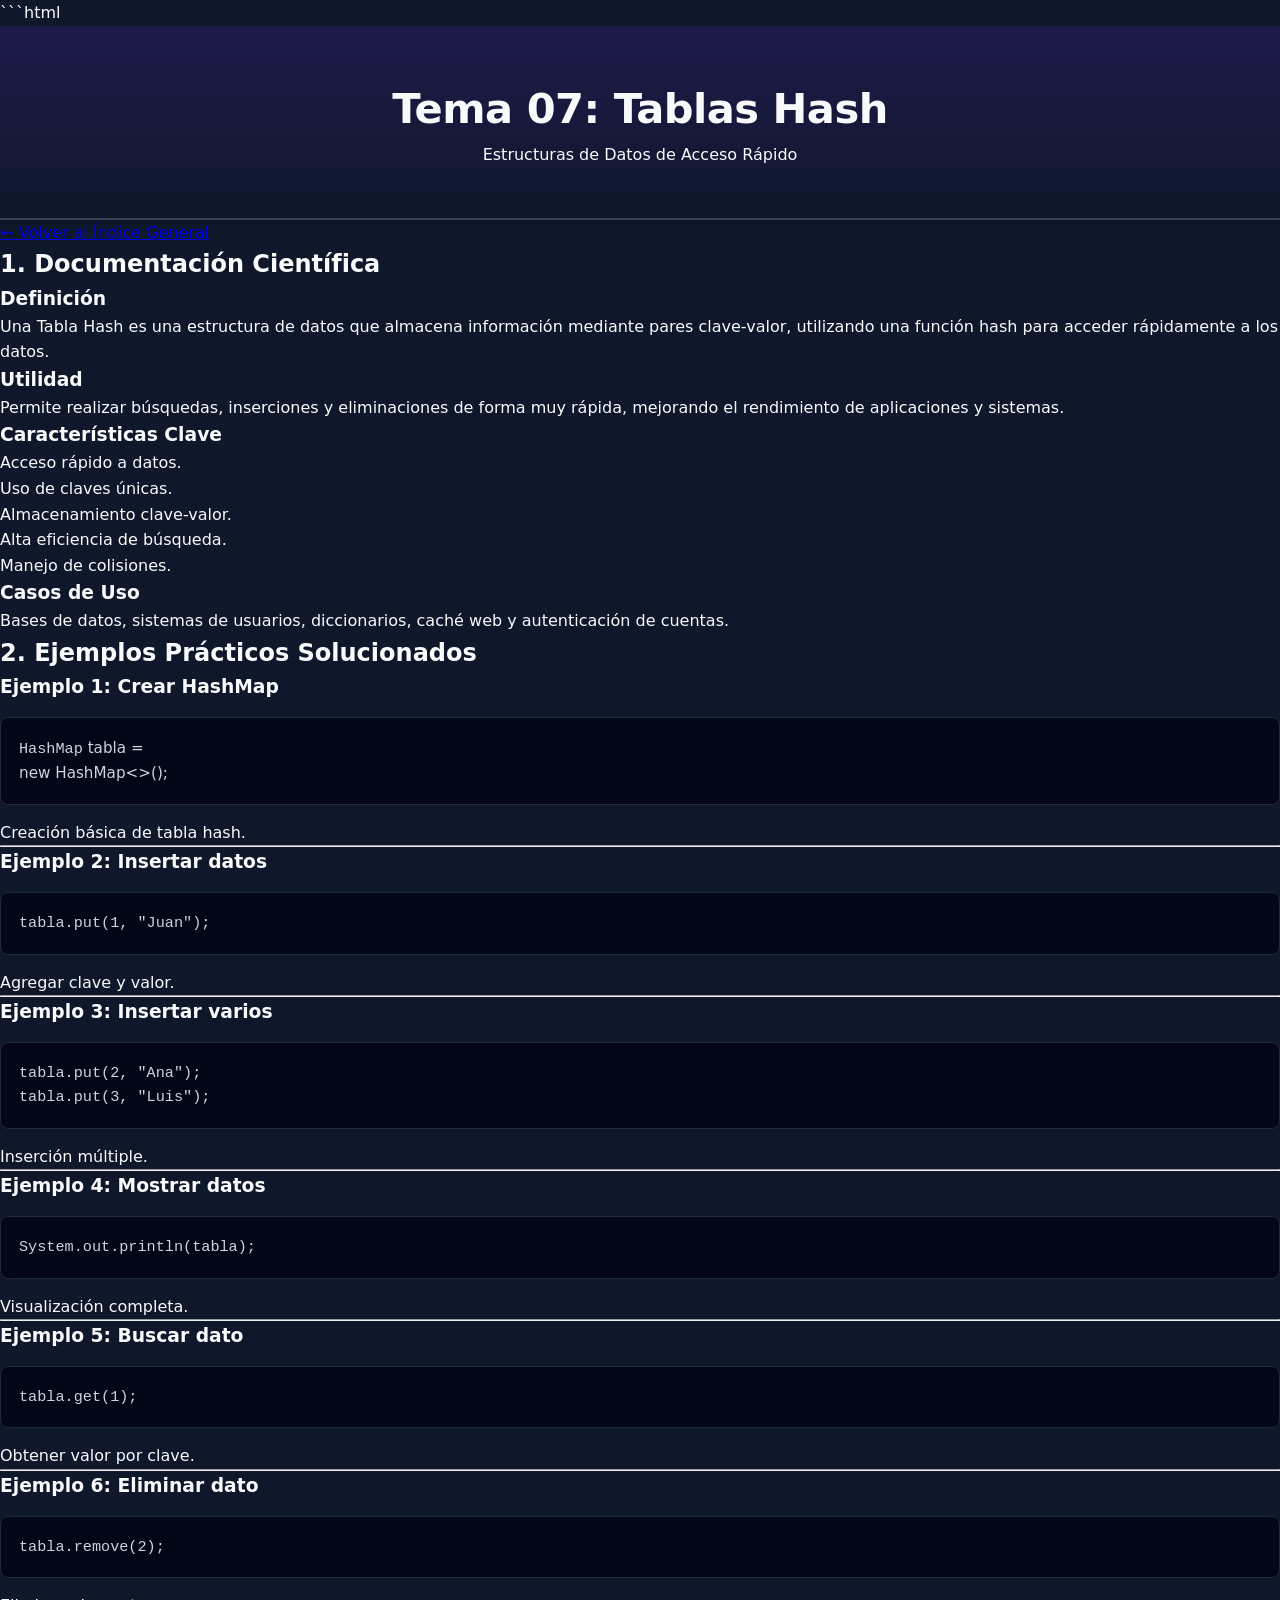
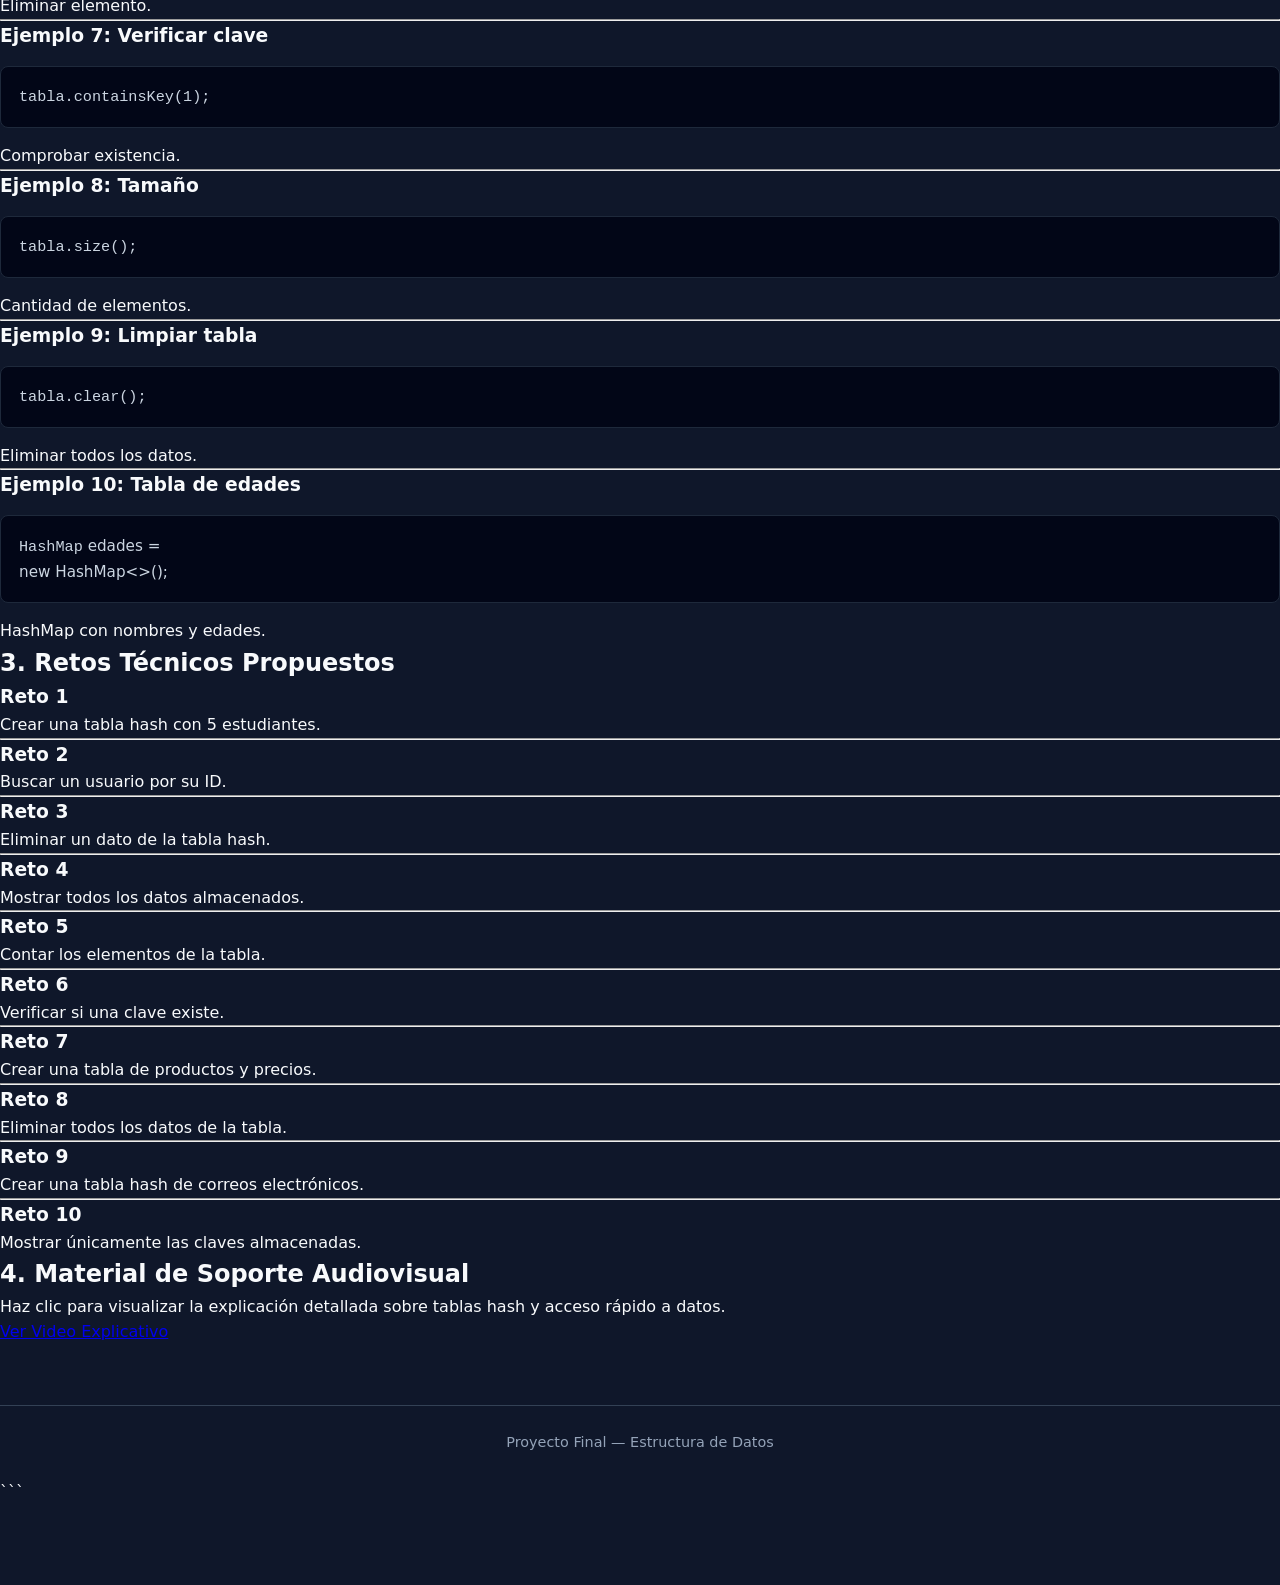
<file: temas/07-tablas-hash.html>
```html
<!DOCTYPE html>
<html lang="es">

<head>

<meta charset="UTF-8">

<meta name="viewport"
content="width=device-width, initial-scale=1.0">

<title>Tablas Hash</title>

<link rel="stylesheet" href="../css/styles.css">

</head>

<body>

<header>

<h1>
Tema 07: Tablas Hash
</h1>

<p>
Estructuras de Datos de Acceso Rápido
</p>

</header>

<nav>

<a href="../index.html">
← Volver al Índice General
</a>

</nav>

<main>

<section>

<h2>
1. Documentación Científica
</h2>

<h3>Definición</h3>

<p>
Una Tabla Hash es una estructura
de datos que almacena información
mediante pares clave-valor,
utilizando una función hash
para acceder rápidamente a los datos.
</p>

<h3>Utilidad</h3>

<p>
Permite realizar búsquedas,
inserciones y eliminaciones
de forma muy rápida,
mejorando el rendimiento
de aplicaciones y sistemas.
</p>

<h3>Características Clave</h3>

<ul>

<li>Acceso rápido a datos.</li>

<li>Uso de claves únicas.</li>

<li>Almacenamiento clave-valor.</li>

<li>Alta eficiencia de búsqueda.</li>

<li>Manejo de colisiones.</li>

</ul>

<h3>Casos de Uso</h3>

<p>
Bases de datos,
sistemas de usuarios,
diccionarios,
caché web
y autenticación de cuentas.
</p>

</section>

<section>

<h2>
2. Ejemplos Prácticos Solucionados
</h2>

<h3>Ejemplo 1: Crear HashMap</h3>

<pre>
HashMap<Integer, String> tabla =
new HashMap<>();
</pre>

<p>
Creación básica de tabla hash.
</p>

<hr>

<h3>Ejemplo 2: Insertar datos</h3>

<pre>
tabla.put(1, "Juan");
</pre>

<p>
Agregar clave y valor.
</p>

<hr>

<h3>Ejemplo 3: Insertar varios</h3>

<pre>
tabla.put(2, "Ana");
tabla.put(3, "Luis");
</pre>

<p>
Inserción múltiple.
</p>

<hr>

<h3>Ejemplo 4: Mostrar datos</h3>

<pre>
System.out.println(tabla);
</pre>

<p>
Visualización completa.
</p>

<hr>

<h3>Ejemplo 5: Buscar dato</h3>

<pre>
tabla.get(1);
</pre>

<p>
Obtener valor por clave.
</p>

<hr>

<h3>Ejemplo 6: Eliminar dato</h3>

<pre>
tabla.remove(2);
</pre>

<p>
Eliminar elemento.
</p>

<hr>

<h3>Ejemplo 7: Verificar clave</h3>

<pre>
tabla.containsKey(1);
</pre>

<p>
Comprobar existencia.
</p>

<hr>

<h3>Ejemplo 8: Tamaño</h3>

<pre>
tabla.size();
</pre>

<p>
Cantidad de elementos.
</p>

<hr>

<h3>Ejemplo 9: Limpiar tabla</h3>

<pre>
tabla.clear();
</pre>

<p>
Eliminar todos los datos.
</p>

<hr>

<h3>Ejemplo 10: Tabla de edades</h3>

<pre>
HashMap<String, Integer> edades =
new HashMap<>();
</pre>

<p>
HashMap con nombres y edades.
</p>

</section>

<section>

<h2>
3. Retos Técnicos Propuestos
</h2>

<h3>Reto 1</h3>

<p>
Crear una tabla hash
con 5 estudiantes.
</p>

<hr>

<h3>Reto 2</h3>

<p>
Buscar un usuario
por su ID.
</p>

<hr>

<h3>Reto 3</h3>

<p>
Eliminar un dato
de la tabla hash.
</p>

<hr>

<h3>Reto 4</h3>

<p>
Mostrar todos los datos
almacenados.
</p>

<hr>

<h3>Reto 5</h3>

<p>
Contar los elementos
de la tabla.
</p>

<hr>

<h3>Reto 6</h3>

<p>
Verificar si una clave
existe.
</p>

<hr>

<h3>Reto 7</h3>

<p>
Crear una tabla
de productos y precios.
</p>

<hr>

<h3>Reto 8</h3>

<p>
Eliminar todos los datos
de la tabla.
</p>

<hr>

<h3>Reto 9</h3>

<p>
Crear una tabla hash
de correos electrónicos.
</p>

<hr>

<h3>Reto 10</h3>

<p>
Mostrar únicamente
las claves almacenadas.
</p>

</section>

<section>

<h2>
4. Material de Soporte Audiovisual
</h2>

<p>
Haz clic para visualizar
la explicación detallada
sobre tablas hash
y acceso rápido a datos.
</p>

<a href="#">
Ver Video Explicativo
</a>

</section>

</main>

<footer>

<p>
Proyecto Final — Estructura de Datos
</p>

</footer>

</body>
</html>
```
</file>
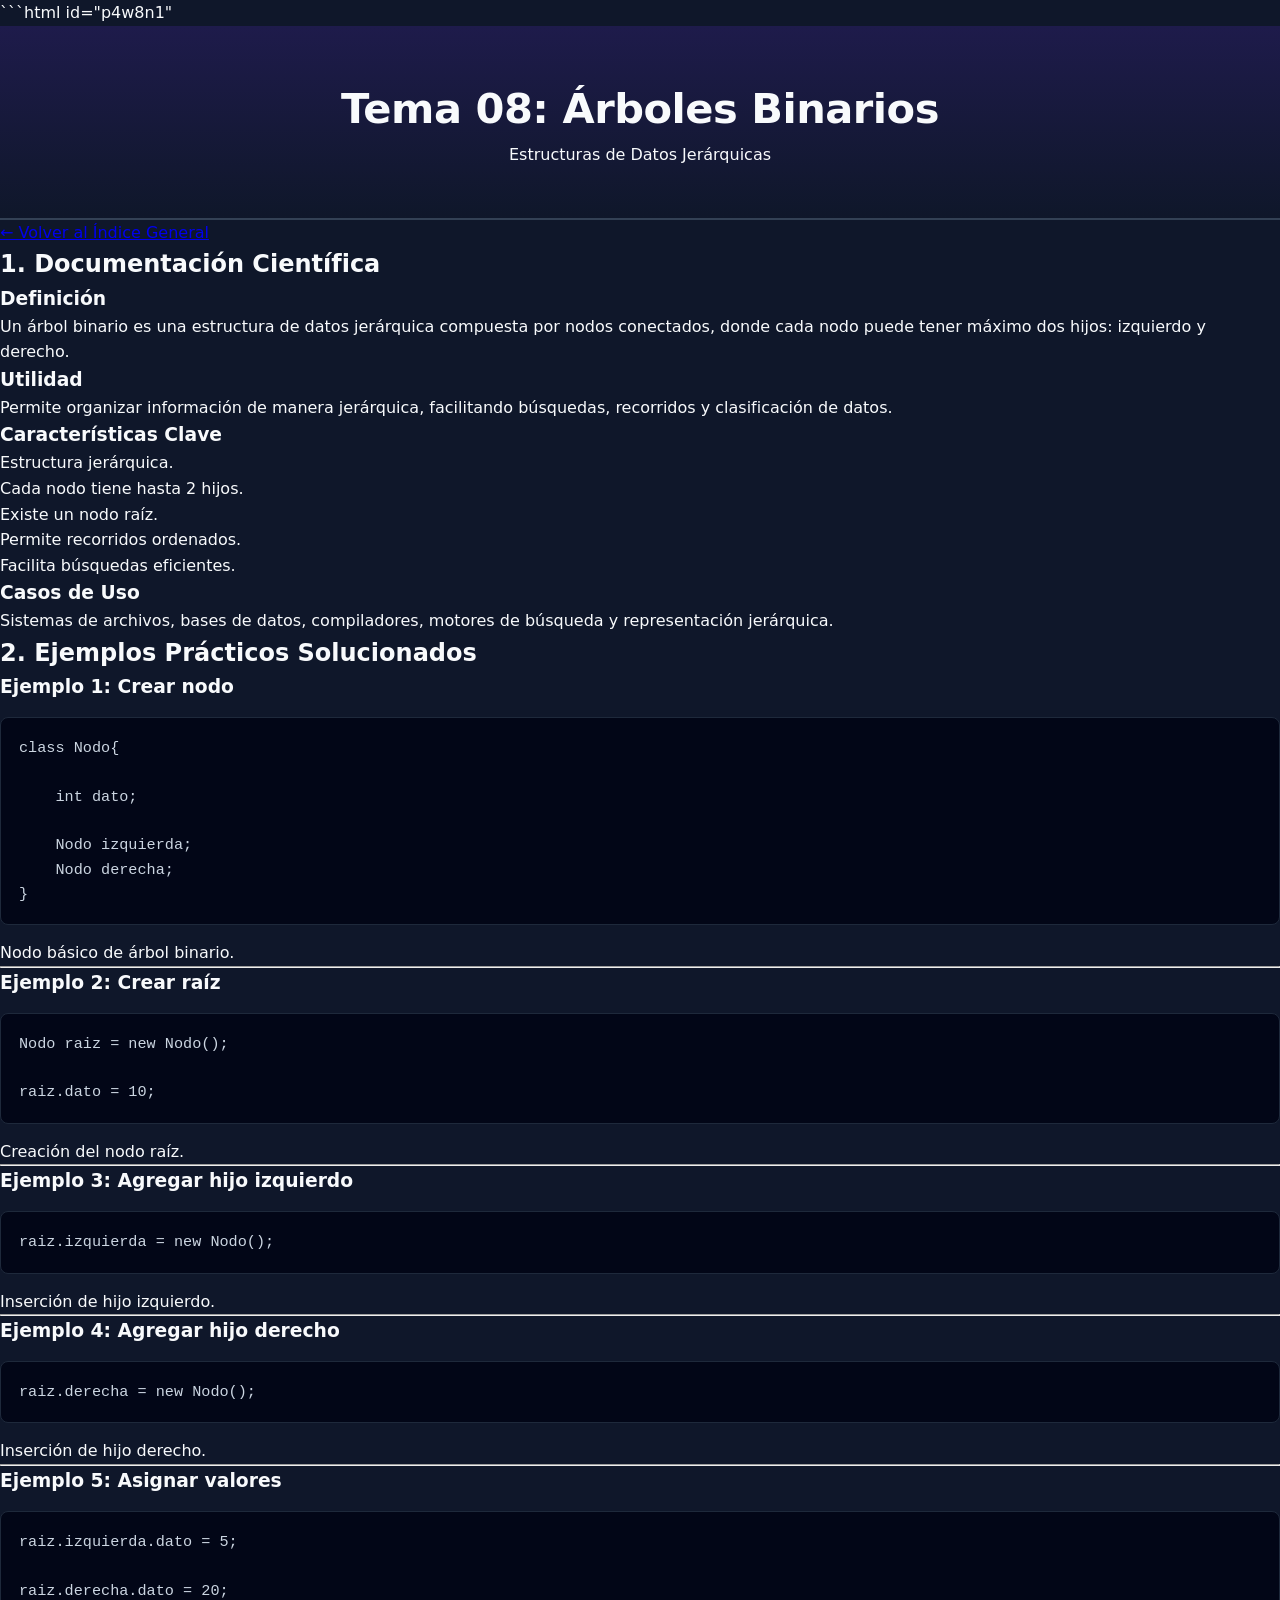
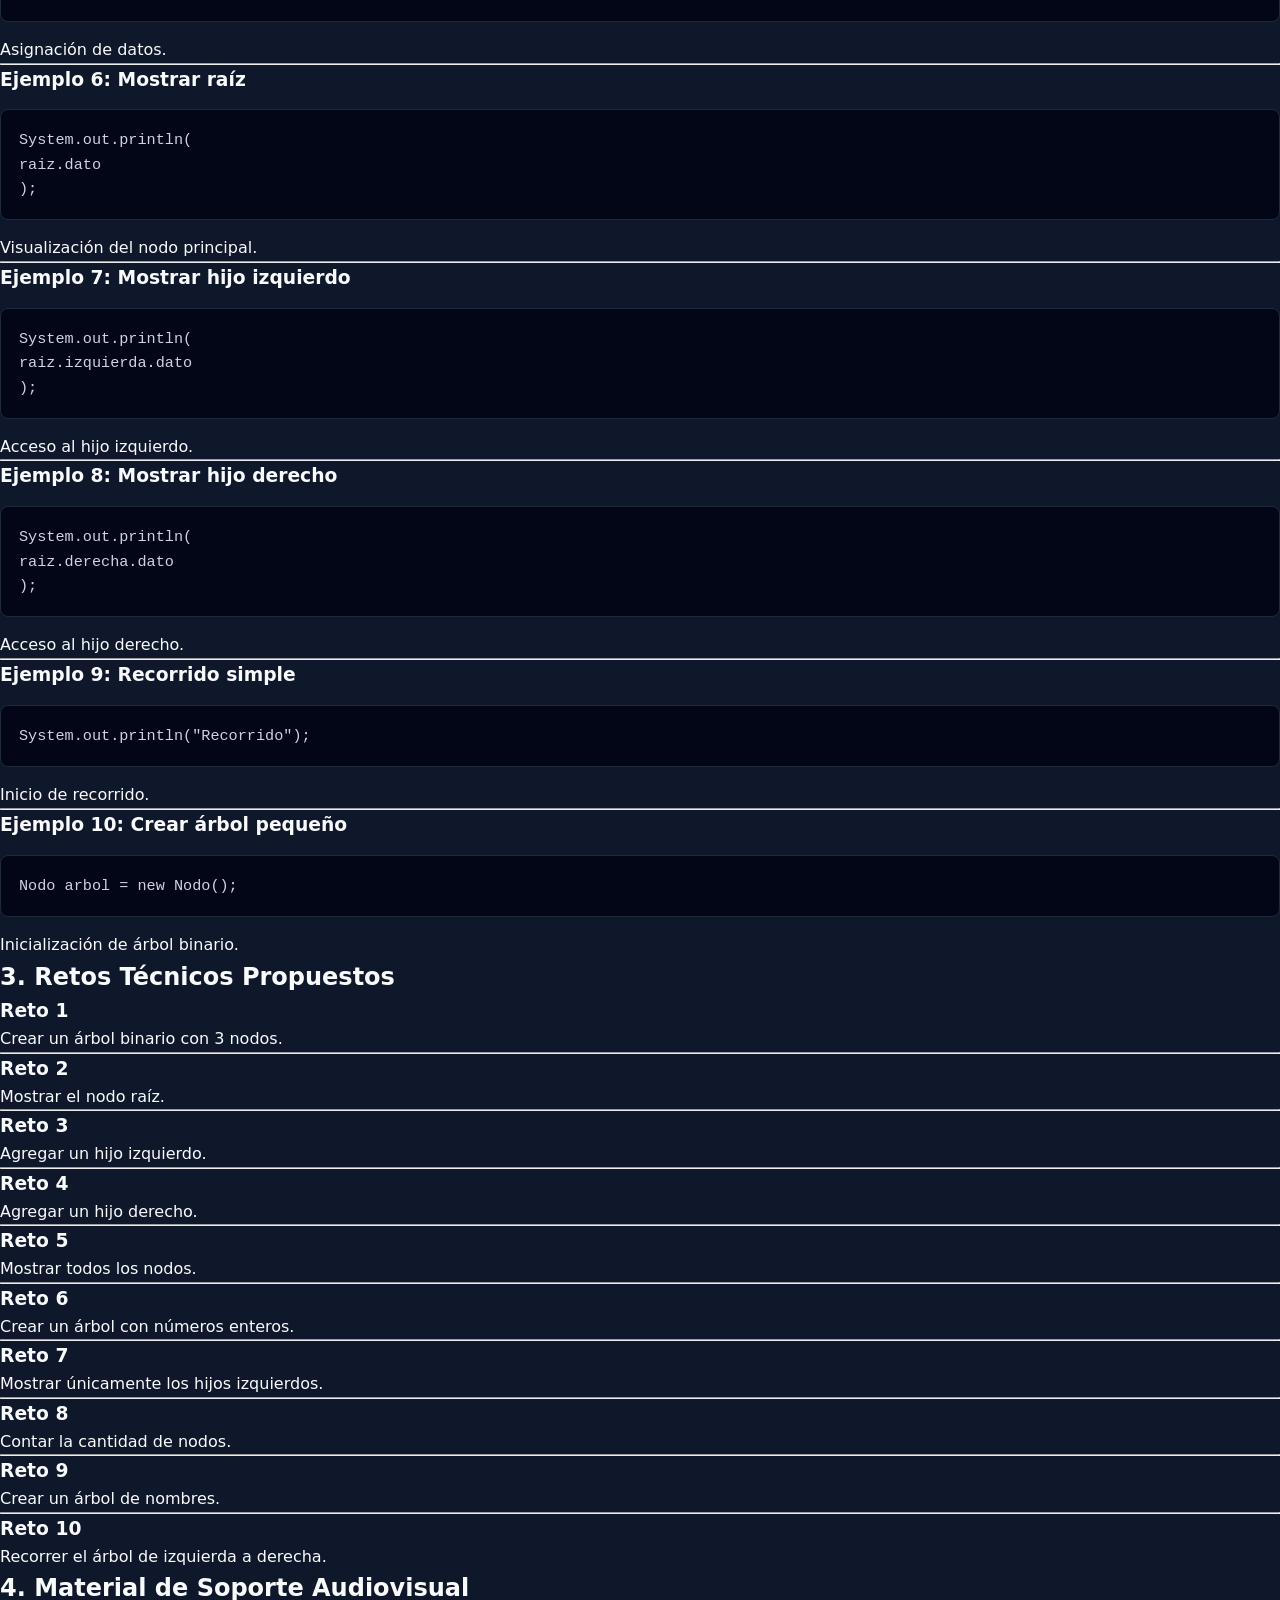
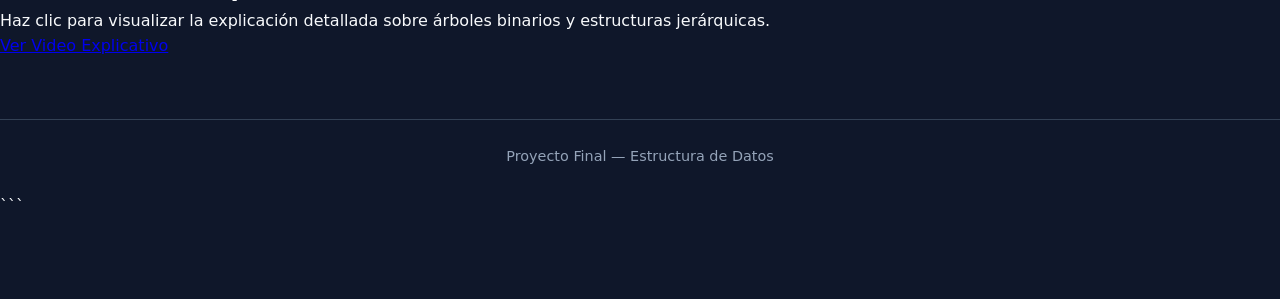
<file: temas/08-arboles-binarios.html>
```html id="p4w8n1"
<!DOCTYPE html>
<html lang="es">

<head>

<meta charset="UTF-8">

<meta name="viewport"
content="width=device-width, initial-scale=1.0">

<title>Árboles Binarios</title>

<link rel="stylesheet" href="../css/styles.css">

</head>

<body>

<header>

<h1>
Tema 08: Árboles Binarios
</h1>

<p>
Estructuras de Datos Jerárquicas
</p>

</header>

<nav>

<a href="../index.html">
← Volver al Índice General
</a>

</nav>

<main>

<section>

<h2>
1. Documentación Científica
</h2>

<h3>Definición</h3>

<p>
Un árbol binario es una estructura
de datos jerárquica compuesta
por nodos conectados,
donde cada nodo puede tener
máximo dos hijos:
izquierdo y derecho.
</p>

<h3>Utilidad</h3>

<p>
Permite organizar información
de manera jerárquica,
facilitando búsquedas,
recorridos y clasificación de datos.
</p>

<h3>Características Clave</h3>

<ul>

<li>Estructura jerárquica.</li>

<li>Cada nodo tiene hasta 2 hijos.</li>

<li>Existe un nodo raíz.</li>

<li>Permite recorridos ordenados.</li>

<li>Facilita búsquedas eficientes.</li>

</ul>

<h3>Casos de Uso</h3>

<p>
Sistemas de archivos,
bases de datos,
compiladores,
motores de búsqueda
y representación jerárquica.
</p>

</section>

<section>

<h2>
2. Ejemplos Prácticos Solucionados
</h2>

<h3>Ejemplo 1: Crear nodo</h3>

<pre>
class Nodo{

    int dato;

    Nodo izquierda;
    Nodo derecha;
}
</pre>

<p>
Nodo básico de árbol binario.
</p>

<hr>

<h3>Ejemplo 2: Crear raíz</h3>

<pre>
Nodo raiz = new Nodo();

raiz.dato = 10;
</pre>

<p>
Creación del nodo raíz.
</p>

<hr>

<h3>Ejemplo 3: Agregar hijo izquierdo</h3>

<pre>
raiz.izquierda = new Nodo();
</pre>

<p>
Inserción de hijo izquierdo.
</p>

<hr>

<h3>Ejemplo 4: Agregar hijo derecho</h3>

<pre>
raiz.derecha = new Nodo();
</pre>

<p>
Inserción de hijo derecho.
</p>

<hr>

<h3>Ejemplo 5: Asignar valores</h3>

<pre>
raiz.izquierda.dato = 5;

raiz.derecha.dato = 20;
</pre>

<p>
Asignación de datos.
</p>

<hr>

<h3>Ejemplo 6: Mostrar raíz</h3>

<pre>
System.out.println(
raiz.dato
);
</pre>

<p>
Visualización del nodo principal.
</p>

<hr>

<h3>Ejemplo 7: Mostrar hijo izquierdo</h3>

<pre>
System.out.println(
raiz.izquierda.dato
);
</pre>

<p>
Acceso al hijo izquierdo.
</p>

<hr>

<h3>Ejemplo 8: Mostrar hijo derecho</h3>

<pre>
System.out.println(
raiz.derecha.dato
);
</pre>

<p>
Acceso al hijo derecho.
</p>

<hr>

<h3>Ejemplo 9: Recorrido simple</h3>

<pre>
System.out.println("Recorrido");
</pre>

<p>
Inicio de recorrido.
</p>

<hr>

<h3>Ejemplo 10: Crear árbol pequeño</h3>

<pre>
Nodo arbol = new Nodo();
</pre>

<p>
Inicialización de árbol binario.
</p>

</section>

<section>

<h2>
3. Retos Técnicos Propuestos
</h2>

<h3>Reto 1</h3>

<p>
Crear un árbol binario
con 3 nodos.
</p>

<hr>

<h3>Reto 2</h3>

<p>
Mostrar el nodo raíz.
</p>

<hr>

<h3>Reto 3</h3>

<p>
Agregar un hijo izquierdo.
</p>

<hr>

<h3>Reto 4</h3>

<p>
Agregar un hijo derecho.
</p>

<hr>

<h3>Reto 5</h3>

<p>
Mostrar todos los nodos.
</p>

<hr>

<h3>Reto 6</h3>

<p>
Crear un árbol
con números enteros.
</p>

<hr>

<h3>Reto 7</h3>

<p>
Mostrar únicamente
los hijos izquierdos.
</p>

<hr>

<h3>Reto 8</h3>

<p>
Contar la cantidad
de nodos.
</p>

<hr>

<h3>Reto 9</h3>

<p>
Crear un árbol
de nombres.
</p>

<hr>

<h3>Reto 10</h3>

<p>
Recorrer el árbol
de izquierda a derecha.
</p>

</section>

<section>

<h2>
4. Material de Soporte Audiovisual
</h2>

<p>
Haz clic para visualizar
la explicación detallada
sobre árboles binarios
y estructuras jerárquicas.
</p>

<a href="#">
Ver Video Explicativo
</a>

</section>

</main>

<footer>

<p>
Proyecto Final — Estructura de Datos
</p>

</footer>

</body>
</html>
```
</file>
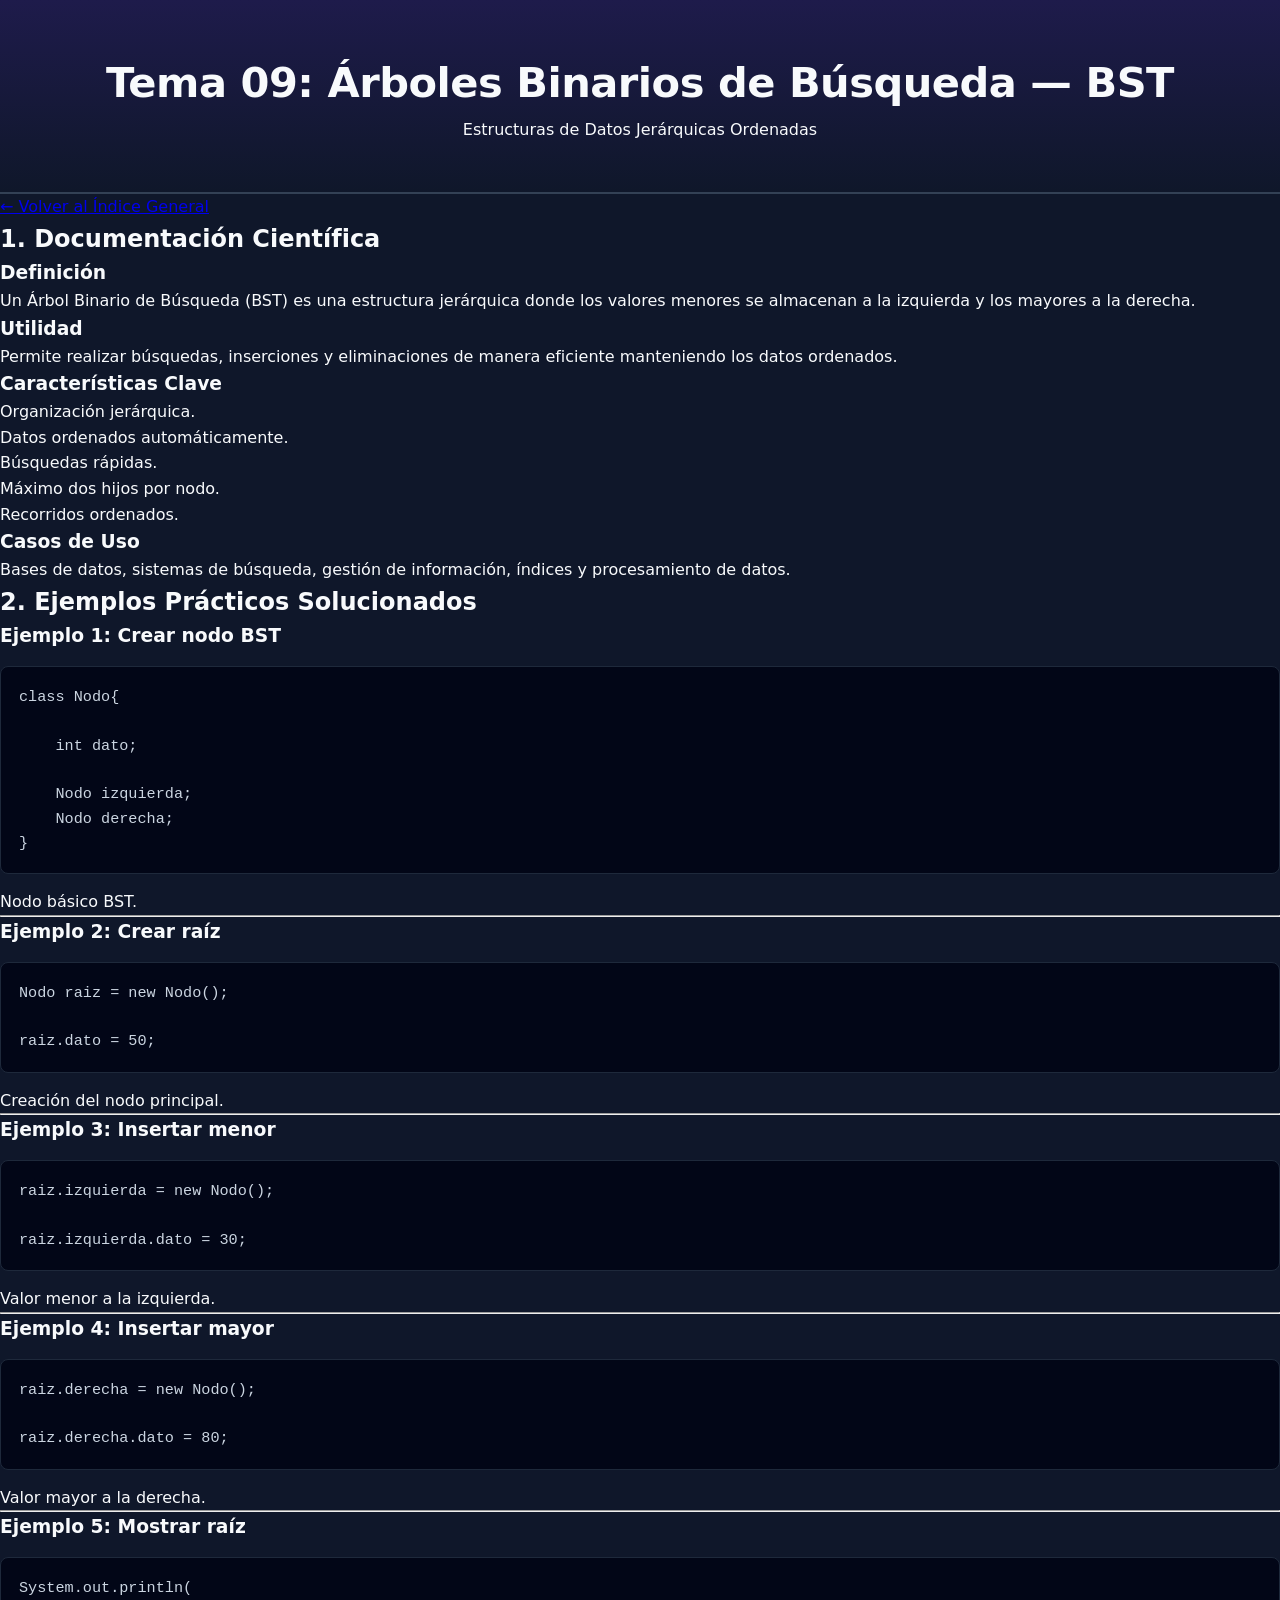
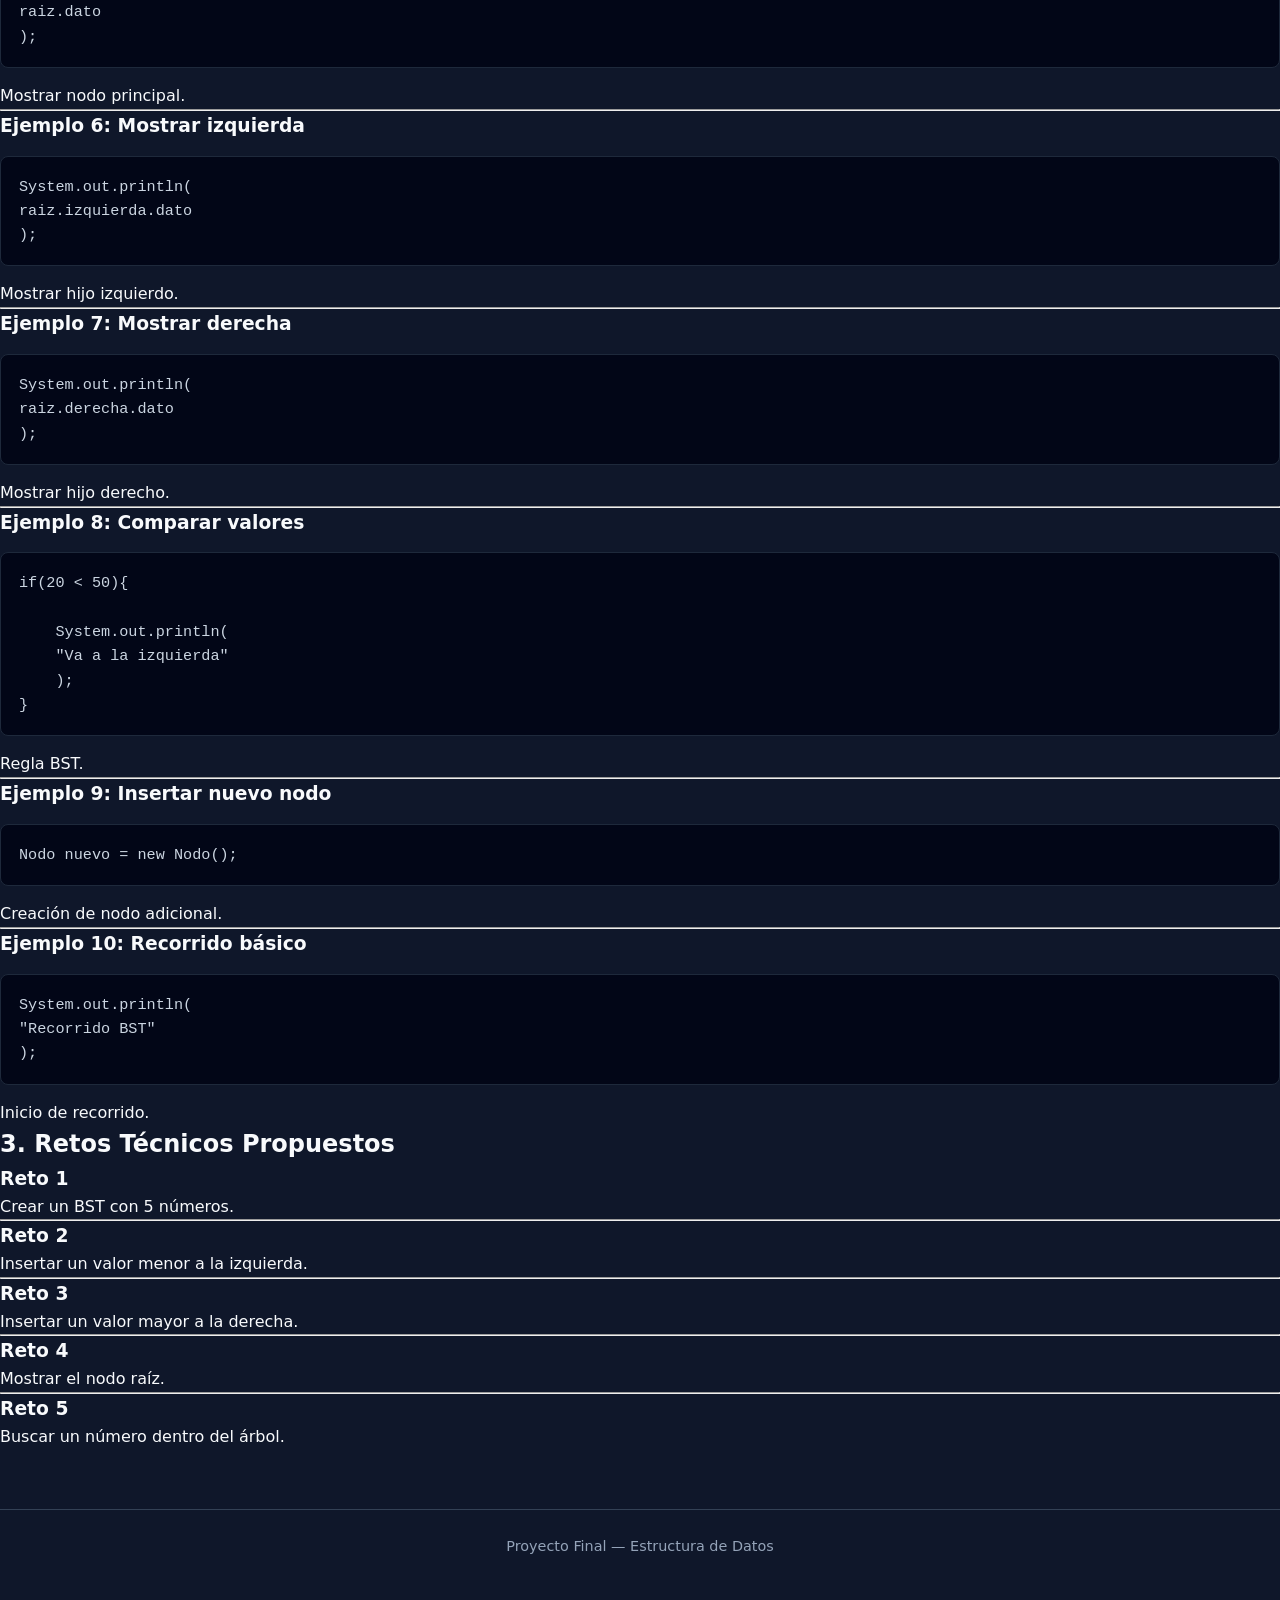
<file: temas/09-bst.html>
<!DOCTYPE html>
<html lang="es">

<head>

<meta charset="UTF-8">

<meta name="viewport"
content="width=device-width, initial-scale=1.0">

<title>Árboles Binarios de Búsqueda - BST</title>

<link rel="stylesheet" href="../css/styles.css">

</head>

<body>

<header>

<h1>
Tema 09: Árboles Binarios de Búsqueda — BST
</h1>

<p>
Estructuras de Datos Jerárquicas Ordenadas
</p>

</header>

<nav>

<a href="../index.html">
← Volver al Índice General
</a>

</nav>

<main>

<section>

<h2>
1. Documentación Científica
</h2>

<h3>Definición</h3>

<p>
Un Árbol Binario de Búsqueda (BST)
es una estructura jerárquica
donde los valores menores
se almacenan a la izquierda
y los mayores a la derecha.
</p>

<h3>Utilidad</h3>

<p>
Permite realizar búsquedas,
inserciones y eliminaciones
de manera eficiente
manteniendo los datos ordenados.
</p>

<h3>Características Clave</h3>

<ul>

<li>Organización jerárquica.</li>

<li>Datos ordenados automáticamente.</li>

<li>Búsquedas rápidas.</li>

<li>Máximo dos hijos por nodo.</li>

<li>Recorridos ordenados.</li>

</ul>

<h3>Casos de Uso</h3>

<p>
Bases de datos,
sistemas de búsqueda,
gestión de información,
índices
y procesamiento de datos.
</p>

</section>

<section>

<h2>
2. Ejemplos Prácticos Solucionados
</h2>

<h3>Ejemplo 1: Crear nodo BST</h3>

<pre>
class Nodo{

    int dato;

    Nodo izquierda;
    Nodo derecha;
}
</pre>

<p>
Nodo básico BST.
</p>

<hr>

<h3>Ejemplo 2: Crear raíz</h3>

<pre>
Nodo raiz = new Nodo();

raiz.dato = 50;
</pre>

<p>
Creación del nodo principal.
</p>

<hr>

<h3>Ejemplo 3: Insertar menor</h3>

<pre>
raiz.izquierda = new Nodo();

raiz.izquierda.dato = 30;
</pre>

<p>
Valor menor a la izquierda.
</p>

<hr>

<h3>Ejemplo 4: Insertar mayor</h3>

<pre>
raiz.derecha = new Nodo();

raiz.derecha.dato = 80;
</pre>

<p>
Valor mayor a la derecha.
</p>

<hr>

<h3>Ejemplo 5: Mostrar raíz</h3>

<pre>
System.out.println(
raiz.dato
);
</pre>

<p>
Mostrar nodo principal.
</p>

<hr>

<h3>Ejemplo 6: Mostrar izquierda</h3>

<pre>
System.out.println(
raiz.izquierda.dato
);
</pre>

<p>
Mostrar hijo izquierdo.
</p>

<hr>

<h3>Ejemplo 7: Mostrar derecha</h3>

<pre>
System.out.println(
raiz.derecha.dato
);
</pre>

<p>
Mostrar hijo derecho.
</p>

<hr>

<h3>Ejemplo 8: Comparar valores</h3>

<pre>
if(20 < 50){

    System.out.println(
    "Va a la izquierda"
    );
}
</pre>

<p>
Regla BST.
</p>

<hr>

<h3>Ejemplo 9: Insertar nuevo nodo</h3>

<pre>
Nodo nuevo = new Nodo();
</pre>

<p>
Creación de nodo adicional.
</p>

<hr>

<h3>Ejemplo 10: Recorrido básico</h3>

<pre>
System.out.println(
"Recorrido BST"
);
</pre>

<p>
Inicio de recorrido.
</p>

</section>

<section>

<h2>
3. Retos Técnicos Propuestos
</h2>

<h3>Reto 1</h3>

<p>
Crear un BST
con 5 números.
</p>

<hr>

<h3>Reto 2</h3>

<p>
Insertar un valor menor
a la izquierda.
</p>

<hr>

<h3>Reto 3</h3>

<p>
Insertar un valor mayor
a la derecha.
</p>

<hr>

<h3>Reto 4</h3>

<p>
Mostrar el nodo raíz.
</p>

<hr>

<h3>Reto 5</h3>

<p>
Buscar un número
dentro del árbol.
</p>


</section>

</main>

<footer>

<p>
Proyecto Final — Estructura de Datos
</p>

</footer>

</body>
</html>
</file>
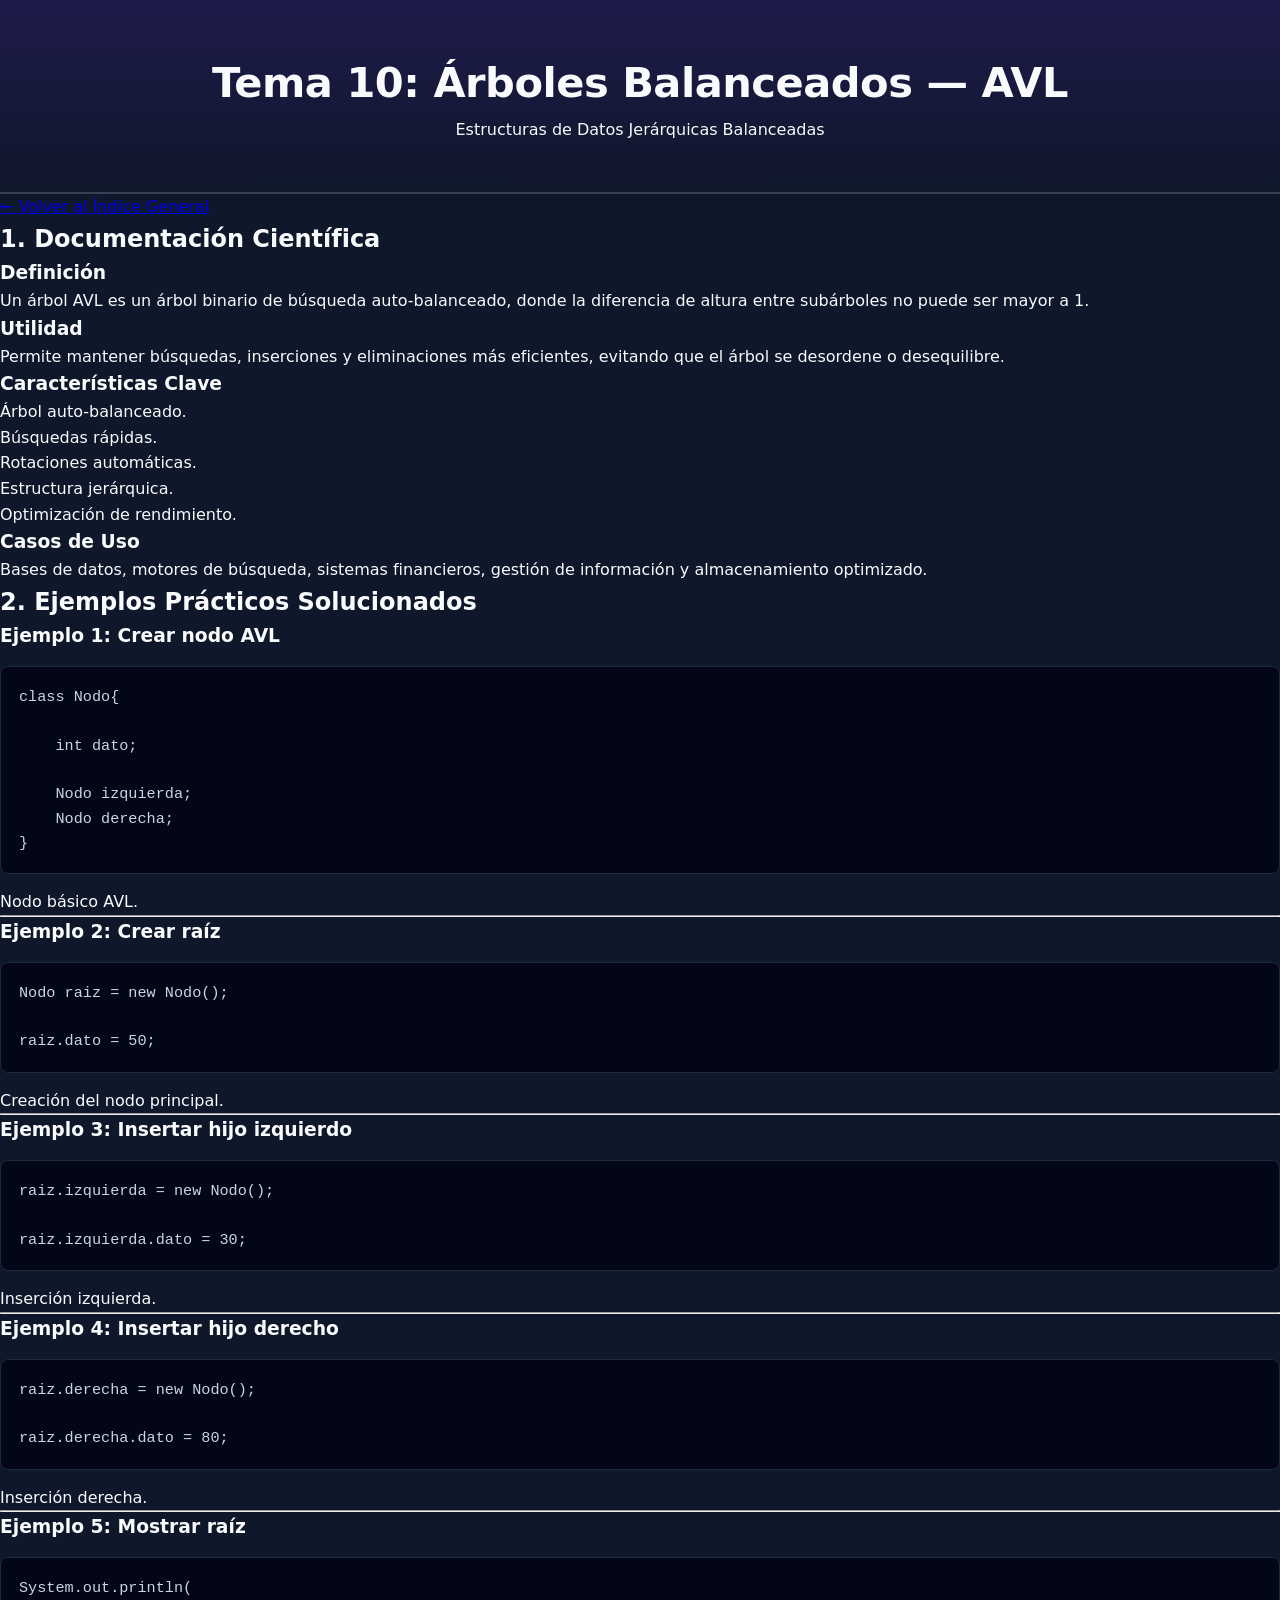
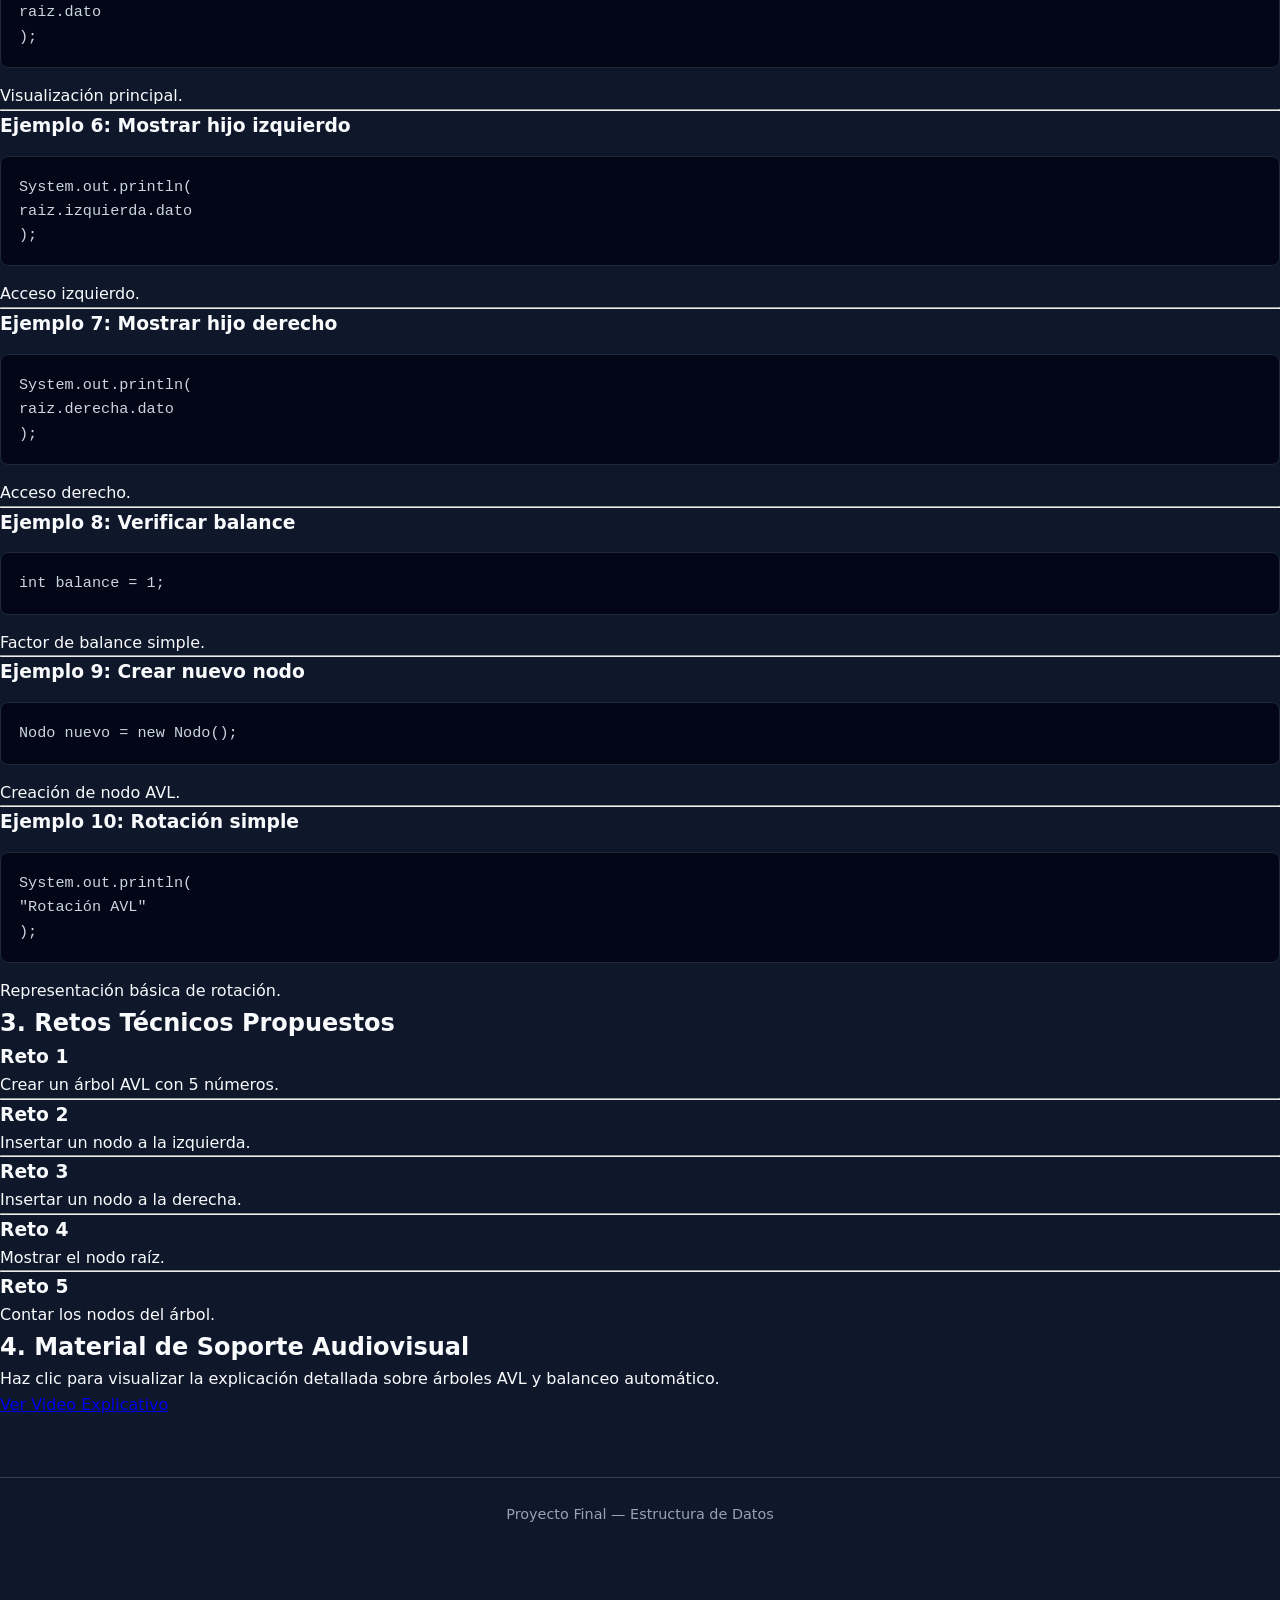
<file: temas/10-avl.html>
<!DOCTYPE html>
<html lang="es">

<head>

<meta charset="UTF-8">

<meta name="viewport"
content="width=device-width, initial-scale=1.0">

<title>Árboles Balanceados - AVL</title>

<link rel="stylesheet" href="../css/styles.css">

</head>

<body>

<header>

<h1>
Tema 10: Árboles Balanceados — AVL
</h1>

<p>
Estructuras de Datos Jerárquicas Balanceadas
</p>

</header>

<nav>

<a href="../index.html">
← Volver al Índice General
</a>

</nav>

<main>

<section>

<h2>
1. Documentación Científica
</h2>

<h3>Definición</h3>

<p>
Un árbol AVL es un árbol binario
de búsqueda auto-balanceado,
donde la diferencia de altura
entre subárboles no puede ser mayor a 1.
</p>

<h3>Utilidad</h3>

<p>
Permite mantener búsquedas,
inserciones y eliminaciones
más eficientes,
evitando que el árbol
se desordene o desequilibre.
</p>

<h3>Características Clave</h3>

<ul>

<li>Árbol auto-balanceado.</li>

<li>Búsquedas rápidas.</li>

<li>Rotaciones automáticas.</li>

<li>Estructura jerárquica.</li>

<li>Optimización de rendimiento.</li>

</ul>

<h3>Casos de Uso</h3>

<p>
Bases de datos,
motores de búsqueda,
sistemas financieros,
gestión de información
y almacenamiento optimizado.
</p>

</section>

<section>

<h2>
2. Ejemplos Prácticos Solucionados
</h2>

<h3>Ejemplo 1: Crear nodo AVL</h3>

<pre>
class Nodo{

    int dato;

    Nodo izquierda;
    Nodo derecha;
}
</pre>

<p>
Nodo básico AVL.
</p>

<hr>

<h3>Ejemplo 2: Crear raíz</h3>

<pre>
Nodo raiz = new Nodo();

raiz.dato = 50;
</pre>

<p>
Creación del nodo principal.
</p>

<hr>

<h3>Ejemplo 3: Insertar hijo izquierdo</h3>

<pre>
raiz.izquierda = new Nodo();

raiz.izquierda.dato = 30;
</pre>

<p>
Inserción izquierda.
</p>

<hr>

<h3>Ejemplo 4: Insertar hijo derecho</h3>

<pre>
raiz.derecha = new Nodo();

raiz.derecha.dato = 80;
</pre>

<p>
Inserción derecha.
</p>

<hr>

<h3>Ejemplo 5: Mostrar raíz</h3>

<pre>
System.out.println(
raiz.dato
);
</pre>

<p>
Visualización principal.
</p>

<hr>

<h3>Ejemplo 6: Mostrar hijo izquierdo</h3>

<pre>
System.out.println(
raiz.izquierda.dato
);
</pre>

<p>
Acceso izquierdo.
</p>

<hr>

<h3>Ejemplo 7: Mostrar hijo derecho</h3>

<pre>
System.out.println(
raiz.derecha.dato
);
</pre>

<p>
Acceso derecho.
</p>

<hr>

<h3>Ejemplo 8: Verificar balance</h3>

<pre>
int balance = 1;
</pre>

<p>
Factor de balance simple.
</p>

<hr>

<h3>Ejemplo 9: Crear nuevo nodo</h3>

<pre>
Nodo nuevo = new Nodo();
</pre>

<p>
Creación de nodo AVL.
</p>

<hr>

<h3>Ejemplo 10: Rotación simple</h3>

<pre>
System.out.println(
"Rotación AVL"
);
</pre>

<p>
Representación básica de rotación.
</p>

</section>

<section>

<h2>
3. Retos Técnicos Propuestos
</h2>

<h3>Reto 1</h3>

<p>
Crear un árbol AVL
con 5 números.
</p>

<hr>

<h3>Reto 2</h3>

<p>
Insertar un nodo
a la izquierda.
</p>

<hr>

<h3>Reto 3</h3>

<p>
Insertar un nodo
a la derecha.
</p>

<hr>

<h3>Reto 4</h3>

<p>
Mostrar el nodo raíz.
</p>

<hr>

<h3>Reto 5</h3>

<p>
Contar los nodos
del árbol.
</p>

</section>

<section>

<h2>
4. Material de Soporte Audiovisual
</h2>

<p>
Haz clic para visualizar
la explicación detallada
sobre árboles AVL
y balanceo automático.
</p>

<a href="#">
Ver Video Explicativo
</a>

</section>

</main>

<footer>

<p>
Proyecto Final — Estructura de Datos
</p>

</footer>

</body>
</html>
</file>
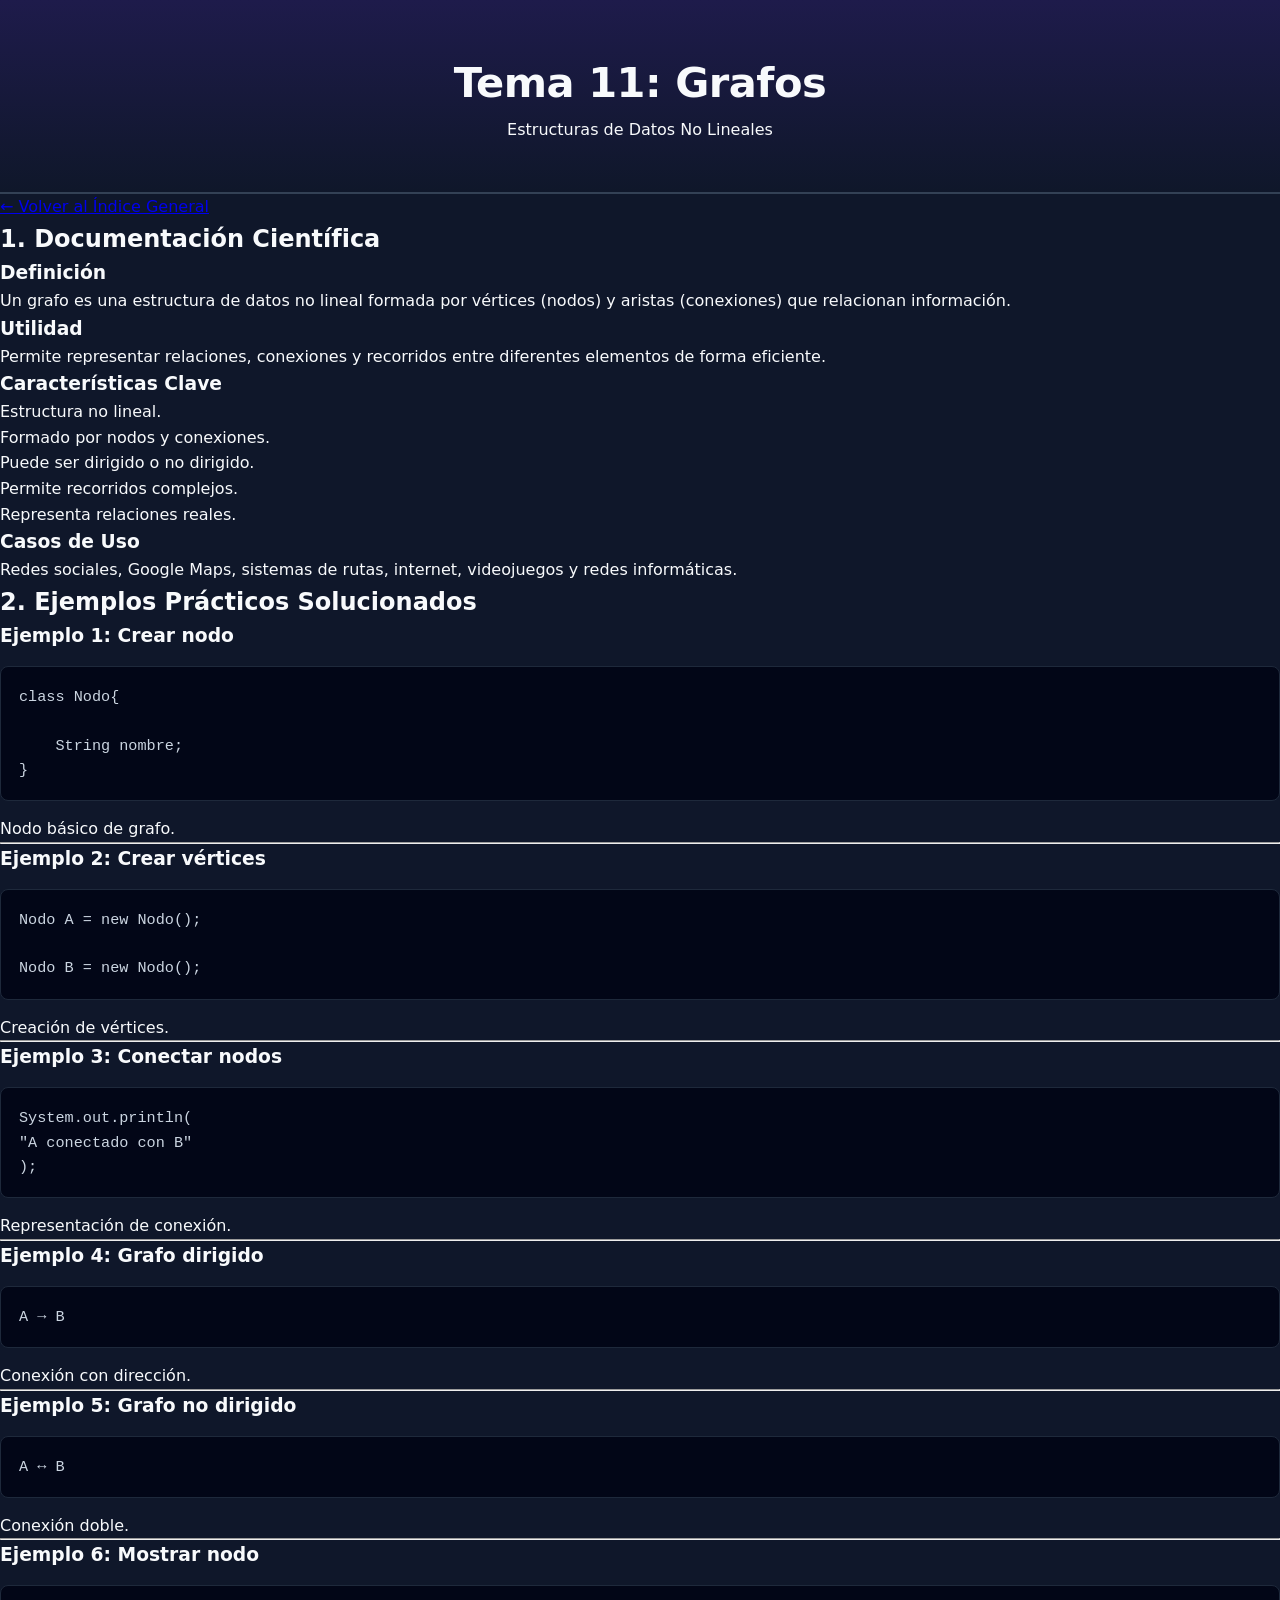
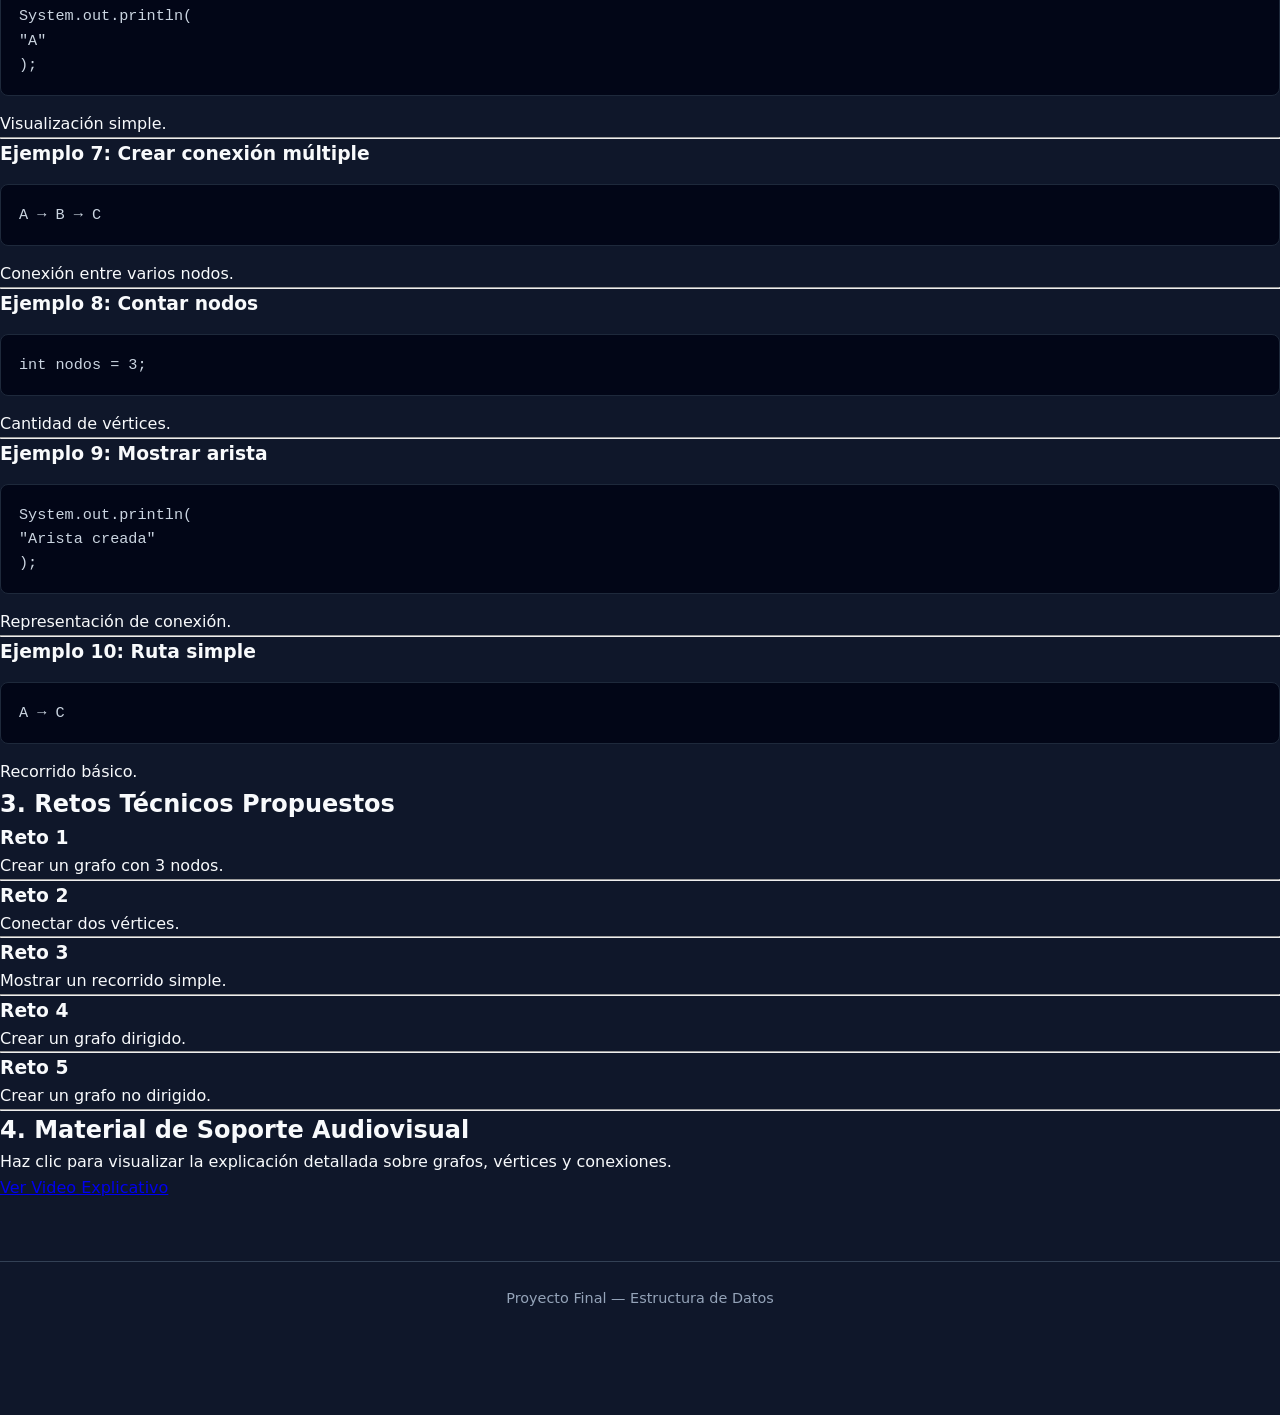
<file: temas/11-grafos.html>
<!DOCTYPE html>
<html lang="es">

<head>

<meta charset="UTF-8">

<meta name="viewport"
content="width=device-width, initial-scale=1.0">

<title>Grafos</title>

<link rel="stylesheet" href="../css/styles.css">

</head>

<body>

<header>

<h1>
Tema 11: Grafos
</h1>

<p>
Estructuras de Datos No Lineales
</p>

</header>

<nav>

<a href="../index.html">
← Volver al Índice General
</a>

</nav>

<main>

<section>

<h2>
1. Documentación Científica
</h2>

<h3>Definición</h3>

<p>
Un grafo es una estructura
de datos no lineal formada
por vértices (nodos)
y aristas (conexiones)
que relacionan información.
</p>

<h3>Utilidad</h3>

<p>
Permite representar relaciones,
conexiones y recorridos
entre diferentes elementos
de forma eficiente.
</p>

<h3>Características Clave</h3>

<ul>

<li>Estructura no lineal.</li>

<li>Formado por nodos y conexiones.</li>

<li>Puede ser dirigido o no dirigido.</li>

<li>Permite recorridos complejos.</li>

<li>Representa relaciones reales.</li>

</ul>

<h3>Casos de Uso</h3>

<p>
Redes sociales,
Google Maps,
sistemas de rutas,
internet,
videojuegos
y redes informáticas.
</p>

</section>

<section>

<h2>
2. Ejemplos Prácticos Solucionados
</h2>

<h3>Ejemplo 1: Crear nodo</h3>

<pre>
class Nodo{

    String nombre;
}
</pre>

<p>
Nodo básico de grafo.
</p>

<hr>

<h3>Ejemplo 2: Crear vértices</h3>

<pre>
Nodo A = new Nodo();

Nodo B = new Nodo();
</pre>

<p>
Creación de vértices.
</p>

<hr>

<h3>Ejemplo 3: Conectar nodos</h3>

<pre>
System.out.println(
"A conectado con B"
);
</pre>

<p>
Representación de conexión.
</p>

<hr>

<h3>Ejemplo 4: Grafo dirigido</h3>

<pre>
A → B
</pre>

<p>
Conexión con dirección.
</p>

<hr>

<h3>Ejemplo 5: Grafo no dirigido</h3>

<pre>
A ↔ B
</pre>

<p>
Conexión doble.
</p>

<hr>

<h3>Ejemplo 6: Mostrar nodo</h3>

<pre>
System.out.println(
"A"
);
</pre>

<p>
Visualización simple.
</p>

<hr>

<h3>Ejemplo 7: Crear conexión múltiple</h3>

<pre>
A → B → C
</pre>

<p>
Conexión entre varios nodos.
</p>

<hr>

<h3>Ejemplo 8: Contar nodos</h3>

<pre>
int nodos = 3;
</pre>

<p>
Cantidad de vértices.
</p>

<hr>

<h3>Ejemplo 9: Mostrar arista</h3>

<pre>
System.out.println(
"Arista creada"
);
</pre>

<p>
Representación de conexión.
</p>

<hr>

<h3>Ejemplo 10: Ruta simple</h3>

<pre>
A → C
</pre>

<p>
Recorrido básico.
</p>

</section>

<section>

<h2>
3. Retos Técnicos Propuestos
</h2>

<h3>Reto 1</h3>

<p>
Crear un grafo
con 3 nodos.
</p>

<hr>

<h3>Reto 2</h3>

<p>
Conectar dos vértices.
</p>

<hr>

<h3>Reto 3</h3>

<p>
Mostrar un recorrido
simple.
</p>

<hr>

<h3>Reto 4</h3>

<p>
Crear un grafo dirigido.
</p>

<hr>

<h3>Reto 5</h3>

<p>
Crear un grafo
no dirigido.
</p>

<hr>


</section>

<section>

<h2>
4. Material de Soporte Audiovisual
</h2>

<p>
Haz clic para visualizar
la explicación detallada
sobre grafos,
vértices y conexiones.
</p>

<a href="#">
Ver Video Explicativo
</a>

</section>

</main>

<footer>

<p>
Proyecto Final — Estructura de Datos
</p>

</footer>

</body>
</html>
</file>
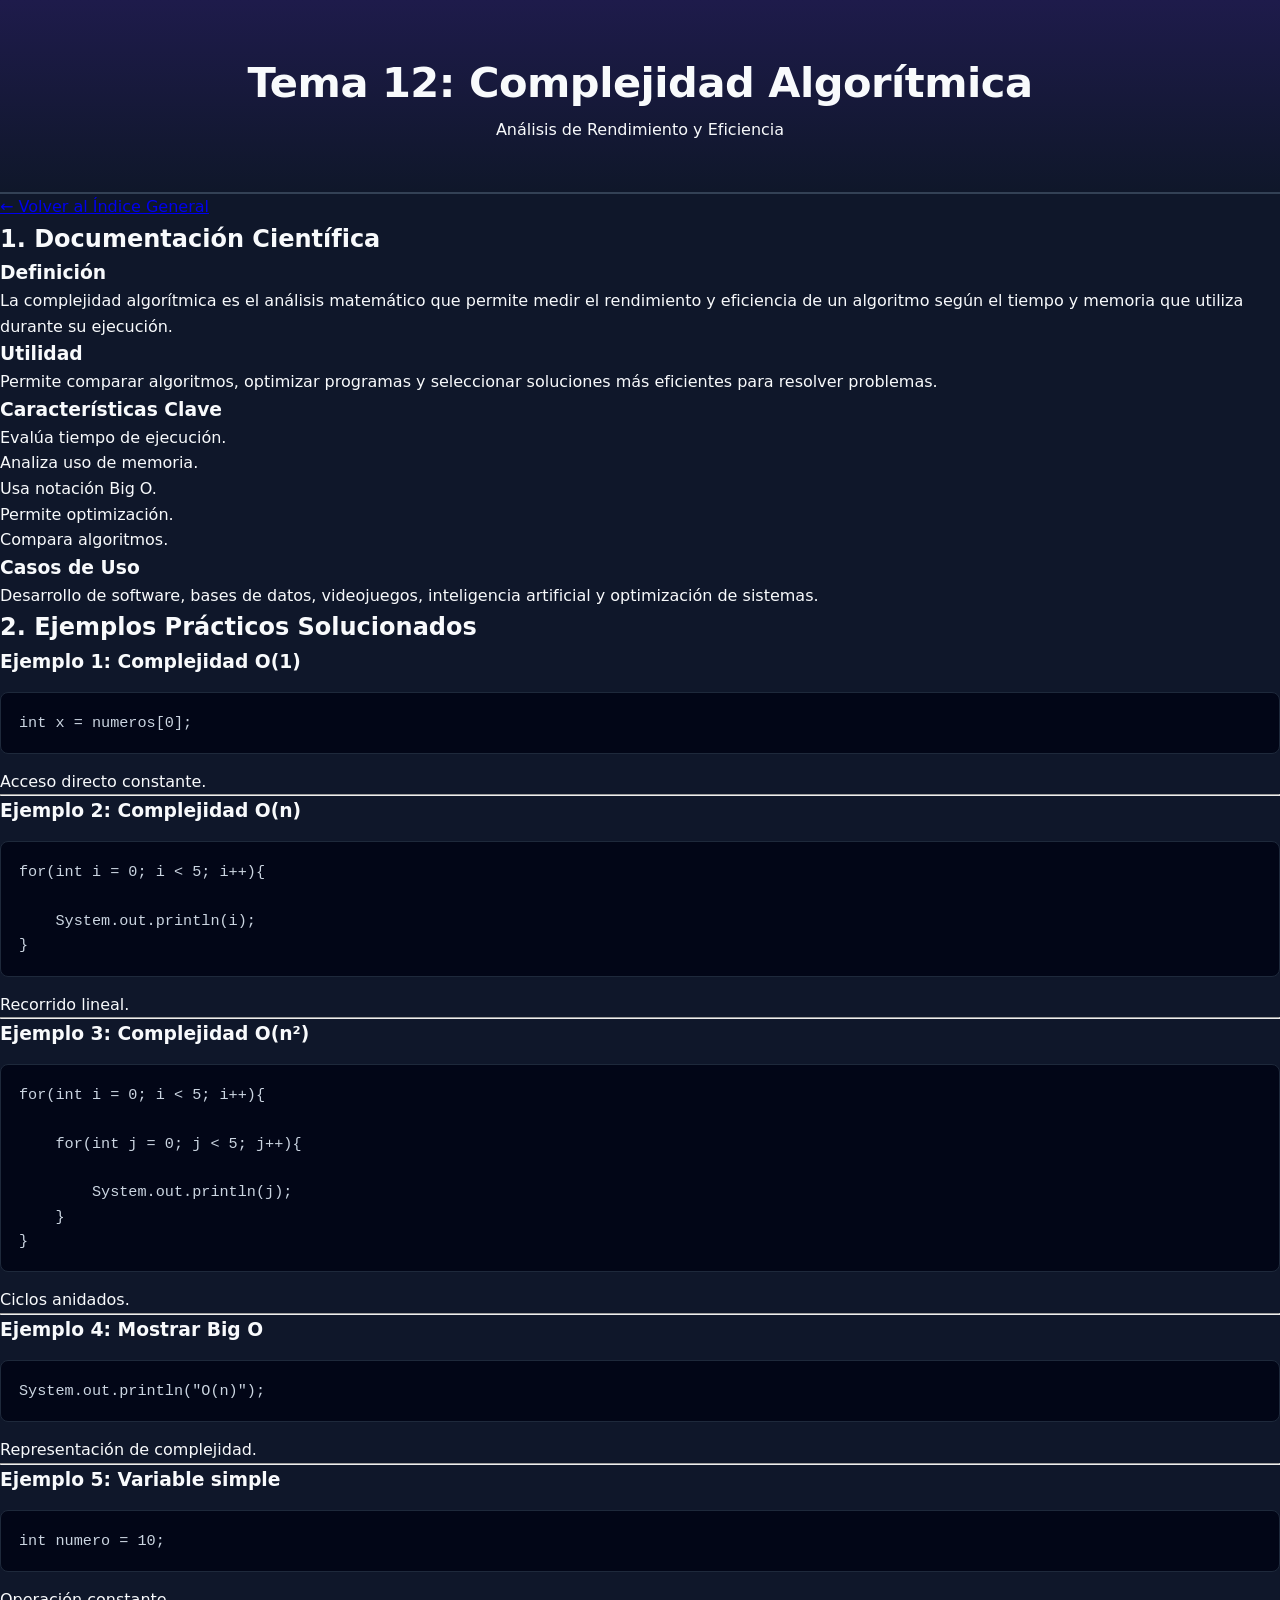
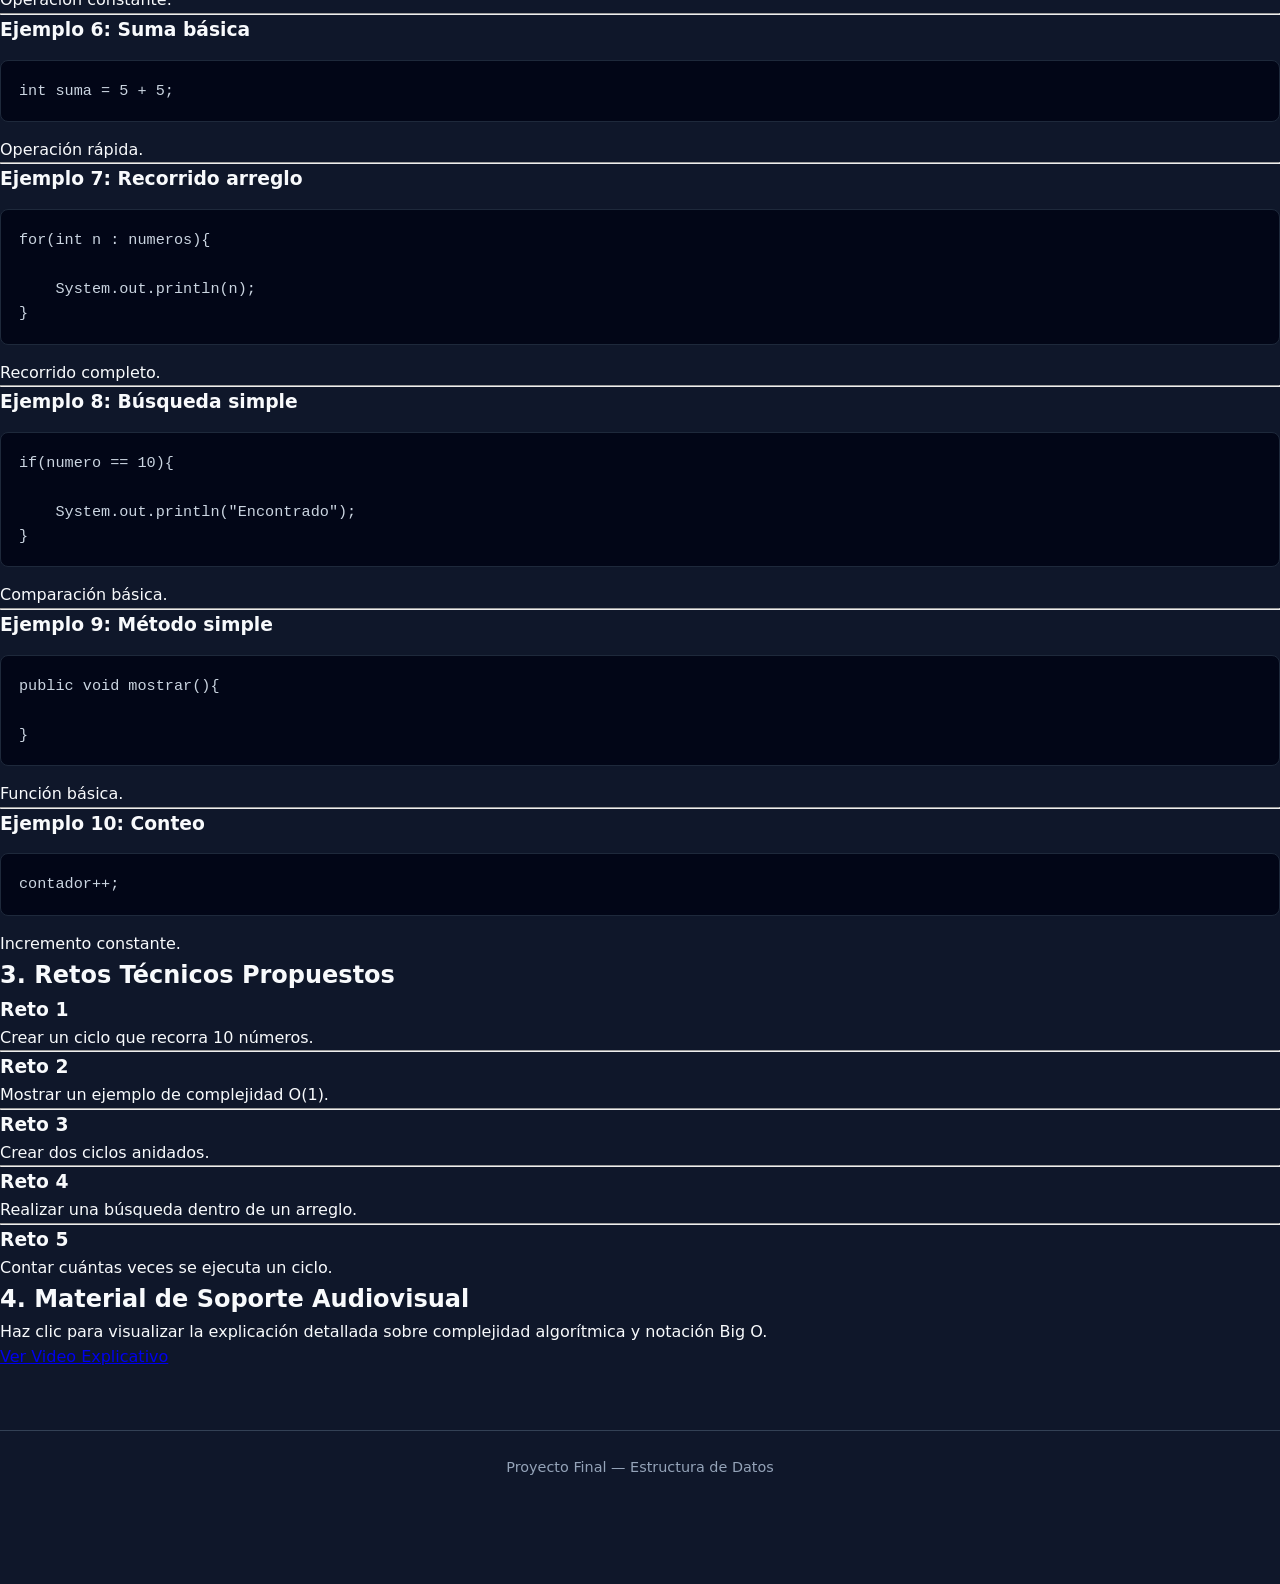
<file: temas/12-complejidad.html>
<!DOCTYPE html>
<html lang="es">

<head>

<meta charset="UTF-8">

<meta name="viewport"
content="width=device-width, initial-scale=1.0">

<title>Complejidad Algorítmica</title>

<link rel="stylesheet" href="../css/styles.css">

</head>

<body>

<header>

<h1>
Tema 12: Complejidad Algorítmica
</h1>

<p>
Análisis de Rendimiento y Eficiencia
</p>

</header>

<nav>

<a href="../index.html">
← Volver al Índice General
</a>

</nav>

<main>

<section>

<h2>
1. Documentación Científica
</h2>

<h3>Definición</h3>

<p>
La complejidad algorítmica
es el análisis matemático
que permite medir el rendimiento
y eficiencia de un algoritmo
según el tiempo y memoria
que utiliza durante su ejecución.
</p>

<h3>Utilidad</h3>

<p>
Permite comparar algoritmos,
optimizar programas
y seleccionar soluciones
más eficientes para resolver problemas.
</p>

<h3>Características Clave</h3>

<ul>

<li>Evalúa tiempo de ejecución.</li>

<li>Analiza uso de memoria.</li>

<li>Usa notación Big O.</li>

<li>Permite optimización.</li>

<li>Compara algoritmos.</li>

</ul>

<h3>Casos de Uso</h3>

<p>
Desarrollo de software,
bases de datos,
videojuegos,
inteligencia artificial
y optimización de sistemas.
</p>

</section>

<section>

<h2>
2. Ejemplos Prácticos Solucionados
</h2>

<h3>Ejemplo 1: Complejidad O(1)</h3>

<pre>
int x = numeros[0];
</pre>

<p>
Acceso directo constante.
</p>

<hr>

<h3>Ejemplo 2: Complejidad O(n)</h3>

<pre>
for(int i = 0; i < 5; i++){

    System.out.println(i);
}
</pre>

<p>
Recorrido lineal.
</p>

<hr>

<h3>Ejemplo 3: Complejidad O(n²)</h3>

<pre>
for(int i = 0; i < 5; i++){

    for(int j = 0; j < 5; j++){

        System.out.println(j);
    }
}
</pre>

<p>
Ciclos anidados.
</p>

<hr>

<h3>Ejemplo 4: Mostrar Big O</h3>

<pre>
System.out.println("O(n)");
</pre>

<p>
Representación de complejidad.
</p>

<hr>

<h3>Ejemplo 5: Variable simple</h3>

<pre>
int numero = 10;
</pre>

<p>
Operación constante.
</p>

<hr>

<h3>Ejemplo 6: Suma básica</h3>

<pre>
int suma = 5 + 5;
</pre>

<p>
Operación rápida.
</p>

<hr>

<h3>Ejemplo 7: Recorrido arreglo</h3>

<pre>
for(int n : numeros){

    System.out.println(n);
}
</pre>

<p>
Recorrido completo.
</p>

<hr>

<h3>Ejemplo 8: Búsqueda simple</h3>

<pre>
if(numero == 10){

    System.out.println("Encontrado");
}
</pre>

<p>
Comparación básica.
</p>

<hr>

<h3>Ejemplo 9: Método simple</h3>

<pre>
public void mostrar(){

}
</pre>

<p>
Función básica.
</p>

<hr>

<h3>Ejemplo 10: Conteo</h3>

<pre>
contador++;
</pre>

<p>
Incremento constante.
</p>

</section>

<section>

<h2>
3. Retos Técnicos Propuestos
</h2>

<h3>Reto 1</h3>

<p>
Crear un ciclo
que recorra 10 números.
</p>

<hr>

<h3>Reto 2</h3>

<p>
Mostrar un ejemplo
de complejidad O(1).
</p>

<hr>

<h3>Reto 3</h3>

<p>
Crear dos ciclos anidados.
</p>

<hr>

<h3>Reto 4</h3>

<p>
Realizar una búsqueda
dentro de un arreglo.
</p>

<hr>

<h3>Reto 5</h3>

<p>
Contar cuántas veces
se ejecuta un ciclo.
</p>

</section>

<section>

<h2>
4. Material de Soporte Audiovisual
</h2>

<p>
Haz clic para visualizar
la explicación detallada
sobre complejidad algorítmica
y notación Big O.
</p>

<a href="#">
Ver Video Explicativo
</a>

</section>

</main>

<footer>

<p>
Proyecto Final — Estructura de Datos
</p>

</footer>

</body>
</html>
</file>
<file: css/styles.css>
/* Paleta de Colores de Estilo Profesional / Tech */
:root {
    --bg-main: #0f172a;       /* Azul oscuro profundo */
    --bg-card: #1e293b;       /* Azul grisáceo para contenedores */
    --accent: #38bdf8;        /* Azul brillante para enfoques */
    --accent-hover: #0ea5e9;  /* Azul interactivo */
    --text-primary: #f8fafc;  /* Blanco suave */
    --text-secondary: #94a3b8;/* Gris técnico */
    --border-color: #334155;  /* Divisores discretos */
    --badge-bg: #0284c7;      /* Fondo de etiquetas */
}

* {
    margin: 0;
    padding: 0;
    box-sizing: border-box;
    font-family: 'Segoe UI', system-ui, -apple-system, sans-serif;
}

body {
    background-color: var(--bg-main);
    color: var(--text-primary);
    line-height: 1.6;
    padding-bottom: 80px;
}

header {
    background: linear-gradient(180deg, #1e1b4b 0%, var(--bg-main) 100%);
    padding: 50px 20px;
    text-align: center;
    border-bottom: 2px solid var(--border-color);
}

header h1 {
    font-size: 2.6rem;
    color: var(--text-primary);
    letter-spacing: -0.5px;
}

.subtitle {
    color: var(--accent);
    font-size: 1.2rem;
    margin-top: 5px;
    font-weight: 500;
}

.autor-box {
    margin-top: 20px;
    display: inline-block;
    background-color: rgba(56, 189, 248, 0.1);
    border: 1px solid rgba(56, 189, 248, 0.3);
    padding: 8px 20px;
    border-radius: 30px;
    font-size: 0.95rem;
}

.container {
    max-width: 1100px;
    margin: 40px auto;
    padding: 0 20px;
}

.card-intro {
    background-color: var(--bg-card);
    padding: 30px;
    border-radius: 12px;
    border: 1px solid var(--border-color);
    margin-bottom: 45px;
}

.card-intro h2 {
    color: var(--accent);
    margin-bottom: 12px;
    font-size: 1.6rem;
}

.temas-section h2 {
    font-size: 1.8rem;
    margin-bottom: 25px;
    border-bottom: 2px solid var(--border-color);
    padding-bottom: 10px;
}

/* Rejilla de Tarjetas Interactivas */
.grid-temas {
    display: grid;
    grid-template-columns: repeat(auto-fill, minmax(300px, 1fr));
    gap: 20px;
}

.card-tema {
    background-color: var(--bg-card);
    border: 1px solid var(--border-color);
    border-radius: 10px;
    padding: 20px;
    display: flex;
    align-items: center;
    text-decoration: none;
    color: var(--text-primary);
    transition: transform 0.2s ease, border-color 0.2s ease, box-shadow 0.2s ease;
}

.card-tema:hover {
    transform: translateY(-4px);
    border-color: var(--accent);
    box-shadow: 0 10px 20px rgba(0, 0, 0, 0.3);
}

.num-badge {
    background-color: var(--badge-bg);
    color: #fff;
    width: 45px;
    height: 45px;
    border-radius: 8px;
    display: flex;
    align-items: center;
    justify-content: center;
    font-weight: bold;
    font-size: 1.1rem;
    margin-right: 18px;
    flex-shrink: 0;
}

.card-content h3 {
    font-size: 1.15rem;
    margin-bottom: 2px;
}

.card-content p {
    color: var(--text-secondary);
    font-size: 0.85rem;
}

/* Estilos comunes para las subpáginas de los temas */
.btn-regresar {
    display: inline-block;
    color: var(--accent);
    text-decoration: none;
    font-weight: 600;
    margin-bottom: 25px;
    transition: color 0.2s;
}

.btn-regresar:hover {
    color: var(--accent-hover);
}

.block-tema {
    background-color: var(--bg-card);
    border: 1px solid var(--border-color);
    padding: 30px;
    border-radius: 12px;
    margin-bottom: 30px;
}

.block-tema h3 {
    color: var(--accent);
    font-size: 1.4rem;
    margin-bottom: 15px;
    border-bottom: 1px solid var(--border-color);
    padding-bottom: 5px;
}

.block-tema ul {
    margin-left: 25px;
    margin-top: 10px;
    margin-bottom: 15px;
}

.block-tema li {
    margin-bottom: 6px;
}

pre {
    background-color: #020617;
    color: #cbd5e1;
    padding: 18px;
    border-radius: 8px;
    font-family: 'Consolas', 'Courier New', monospace;
    font-size: 0.95rem;
    overflow-x: auto;
    border: 1px solid #1e293b;
    margin: 15px 0;
}

.video-link {
    display: inline-block;
    background-color: #10b981;
    color: #0f172a;
    padding: 12px 24px;
    border-radius: 6px;
    text-decoration: none;
    font-weight: bold;
    margin-top: 10px;
    transition: background-color 0.2s;
}

.video-link:hover {
    background-color: #059669;
}

footer {
    text-align: center;
    padding: 25px;
    color: var(--text-secondary);
    border-top: 1px solid var(--border-color);
    font-size: 0.9rem;
    background-color: var(--bg-main);
    margin-top: 60px;
}
@media(max-width:768px){

    .grid-temas{

        grid-template-columns:1fr;
    }

    header h1{

        font-size:30px;
    }
}
</file>
